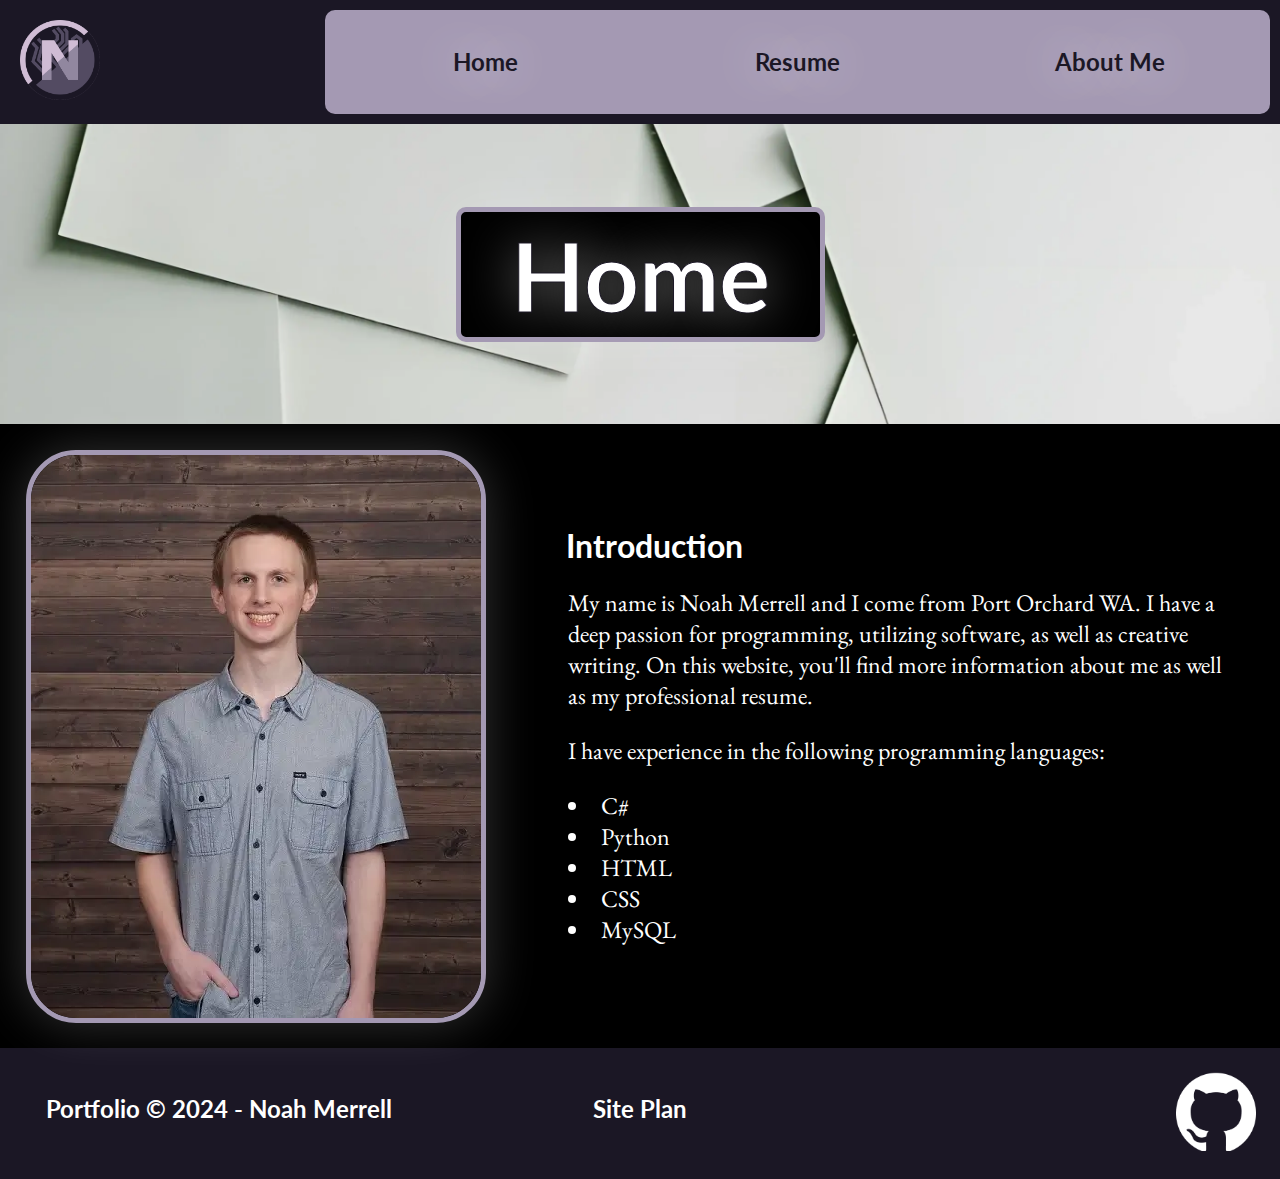
<file: index.html>
<!DOCTYPE html>
<html lang="en">
<head>
    <meta charset="UTF-8">
    <meta name="viewport" content="width=device-width, initial-scale=1.0">
    <title>Home | Noah Merrell</title>
    <link rel="stylesheet" type="text/css" href="styles/style.css">
    <link rel="shortcut icon" href="favicon.ico">
</head>
<body>
    <header>
        <a href="index.html">
            <img class="logo" src="images/portfolio_icon.png" alt="portfolio icon">
        </a>
        <nav>
            <a href="index.html">Home</a>
            <a href="resume.html">Resume</a>
            <a href="aboutme.html">About Me</a>
        </nav>
    </header>
    <main>
        <div class="home-parallax">
            <h1 class="page-title">Home</h1>
        </div>
        <div class="home-grid">
            <img src="images/noah-portrait.webp" alt="portrait of Noah">
            <div class="home-text">
                <h2>Introduction</h2>
                <p>My name is Noah Merrell and I come from Port Orchard WA. I have a deep passion for programming, utilizing software, as well as creative writing. On this website, you'll find more information about me as well as my professional resume.</p>
                <p>I have experience in the following programming languages:</p>
                <ul>
                    <li>C#</li>
                    <li>Python</li>
                    <li>HTML</li>
                    <li>CSS</li>
                    <li>MySQL</li>
                </ul>
            </div>
        </div>
    </main>
    <footer>
        <h4 class="copy">Portfolio &copy; 2024 - Noah Merrell</h4>
        <h4 class="site-plan-link"><a href="site-plan.html">Site Plan</a></h4>
        <div class="social">
            <a href="https://github.com/NoahWMerrell" target="_blank">
                <img src="images/github-mark/github-mark-white.png" alt="github icon">
            </a>
        </div>
    </footer>
</body>
</html>
</file>
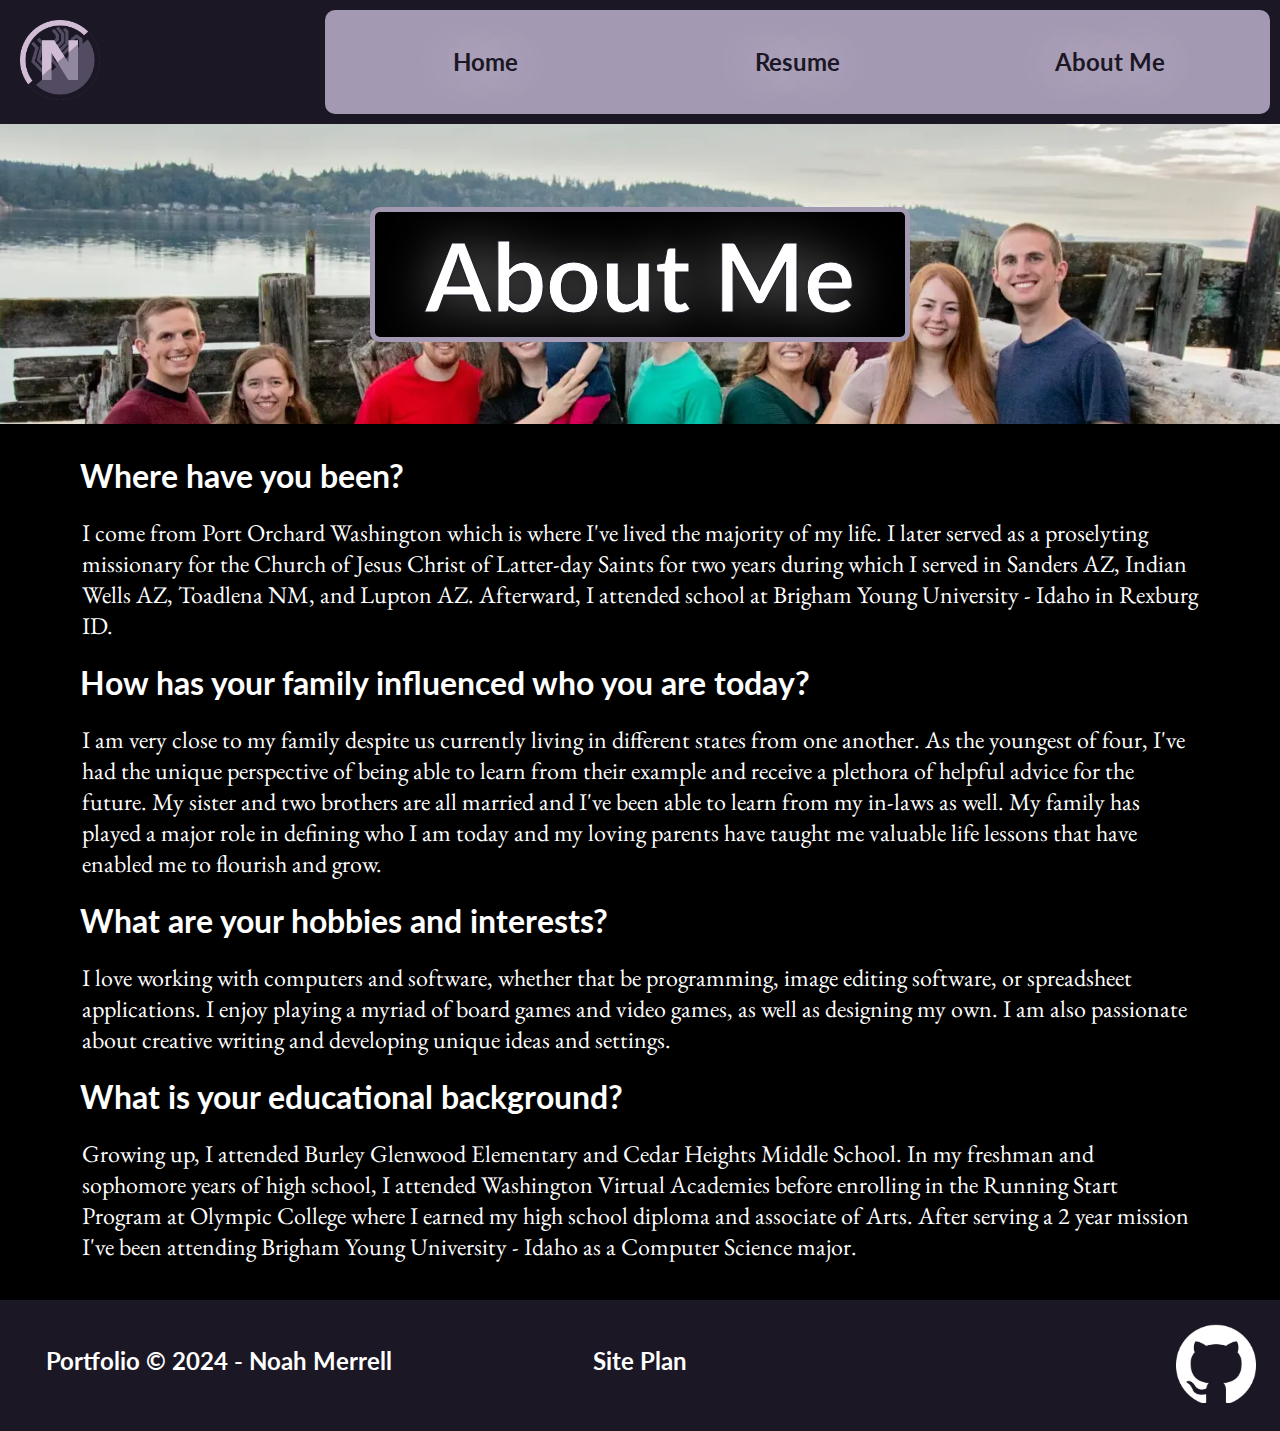
<file: aboutme.html>
<!DOCTYPE html>
<html lang="en">
<head>
    <meta charset="UTF-8">
    <meta name="viewport" content="width=device-width, initial-scale=1.0">
    <title>About Me | Noah Merrell</title>
    <link rel="stylesheet" type="text/css" href="styles/style.css">
    <link rel="shortcut icon" href="favicon.ico">
</head>
<body>
    <header>
        <a href="index.html">
            <img class="logo" src="images/portfolio_icon.png" alt="portfolio icon">
        </a>
        <nav>
            <a href="index.html">Home</a>
            <a href="resume.html">Resume</a>
            <a href="aboutme.html">About Me</a>
        </nav>
    </header>
    <main>
        <div class="aboutme-parallax">
            <h1 class="page-title">About Me</h1>
        </div>
        <div class="aboutme-content">
            <h2>Where have you been?</h2>
            <p>I come from Port Orchard Washington which is where I've lived the majority of my life. I later served as a proselyting missionary for the Church of Jesus Christ of Latter-day Saints for two years during which I served in Sanders AZ, Indian Wells AZ, Toadlena NM, and Lupton AZ. Afterward, I attended school at Brigham Young University - Idaho in Rexburg ID.</p>
            <h2>How has your family influenced who you are today?</h2>
            <p>I am very close to my family despite us currently living in different states from one another. As the youngest of four, I've had the unique perspective of being able to learn from their example and receive a plethora of helpful advice for the future. My sister and two brothers are all married and I've been able to learn from my in-laws as well. My family has played a major role in defining who I am today and my loving parents have taught me valuable life lessons that have enabled me to flourish and grow.</p>
            <h2>What are your hobbies and interests?</h2>
            <p>I love working with computers and software, whether that be programming, image editing software, or spreadsheet applications. I enjoy playing a myriad of board games and video games, as well as designing my own. I am also passionate about creative writing and developing unique ideas and settings.</p>
            <h2>What is your educational background?</h2>
            <p>Growing up, I attended Burley Glenwood Elementary and Cedar Heights Middle School. In my freshman and sophomore years of high school, I attended Washington Virtual Academies before enrolling in the Running Start Program at Olympic College where I earned my high school diploma and associate of Arts. After serving a 2 year mission I've been attending Brigham Young University - Idaho as a Computer Science major.</p>
        </div>
    </main>
    <footer>
        <h4 class="copy">Portfolio &copy; 2024 - Noah Merrell</h4>
        <h4 class="site-plan-link"><a href="site-plan.html">Site Plan</a></h4>
        <div class="social">
            <a href="https://github.com/NoahWMerrell" target="_blank">
                <img src="images/github-mark/github-mark-white.png" alt="github icon">
            </a>
        </div>
    </footer>
</body>
</html>
</file>
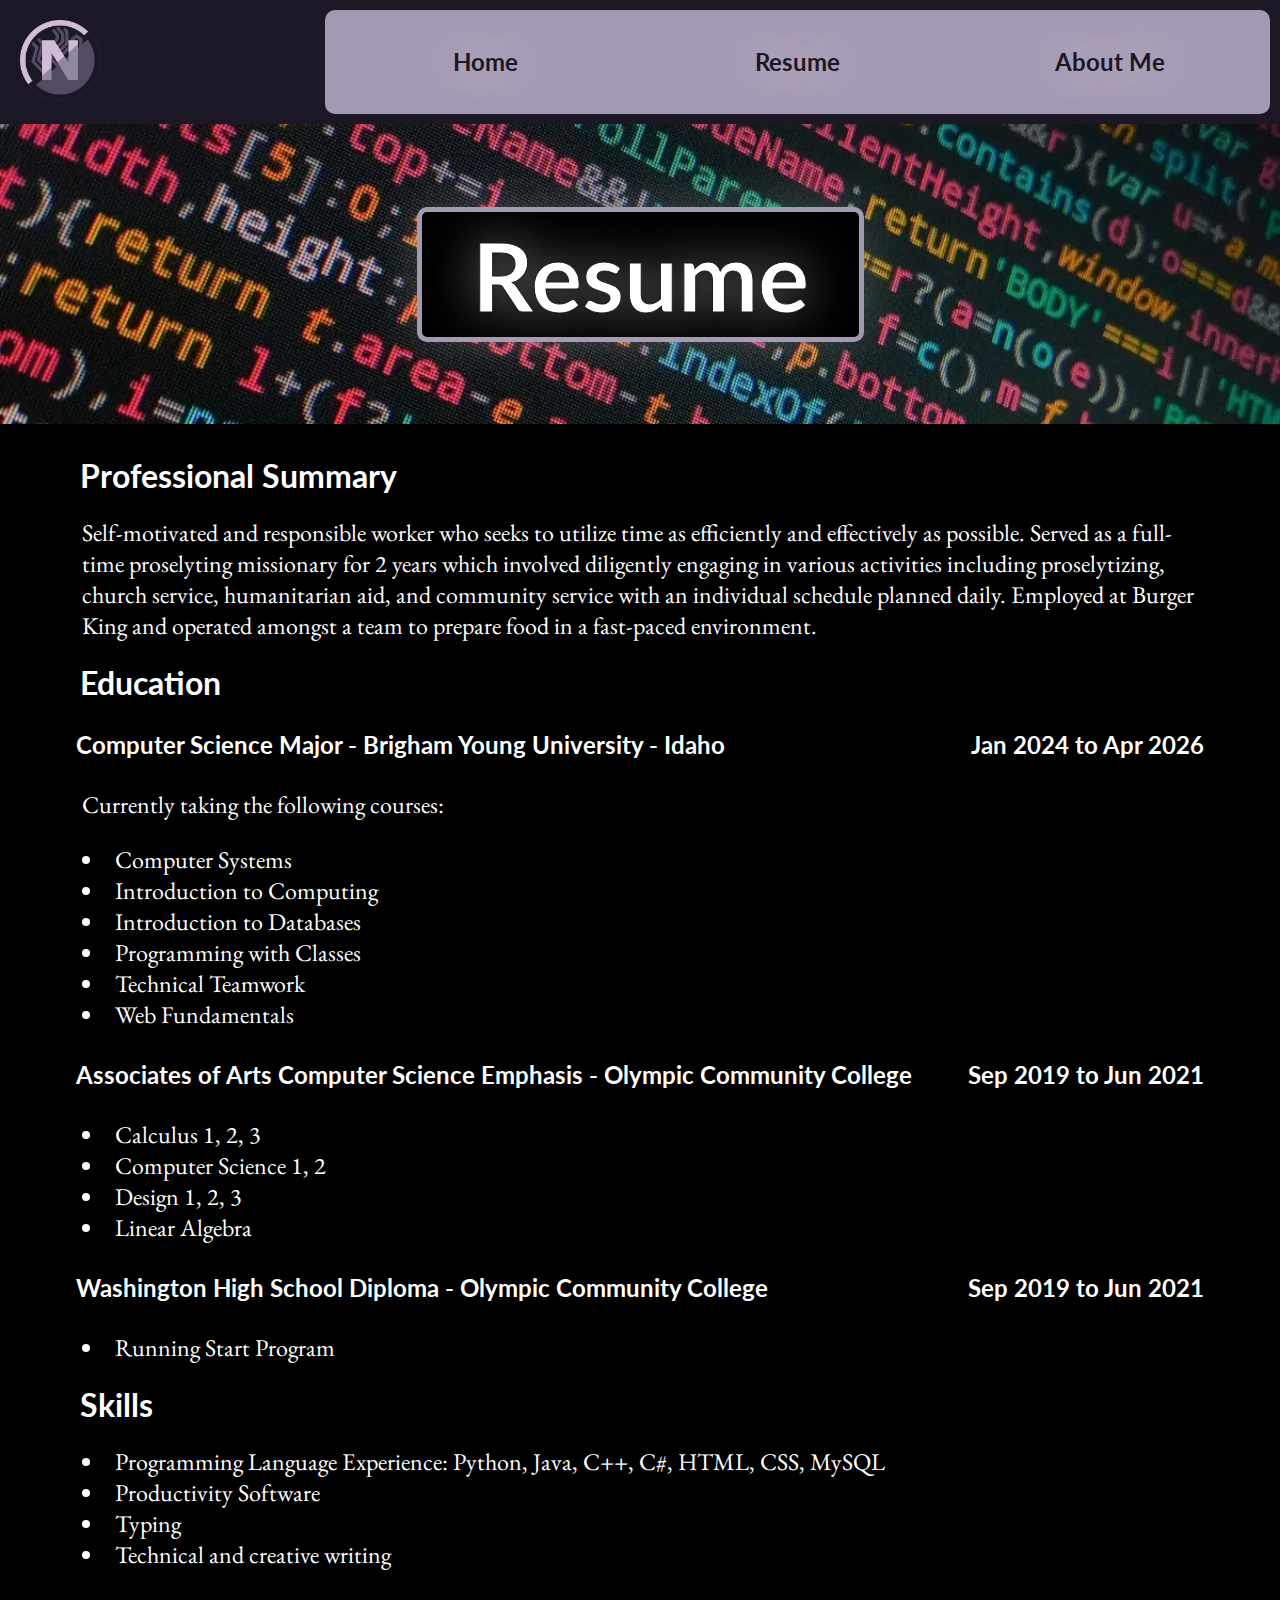
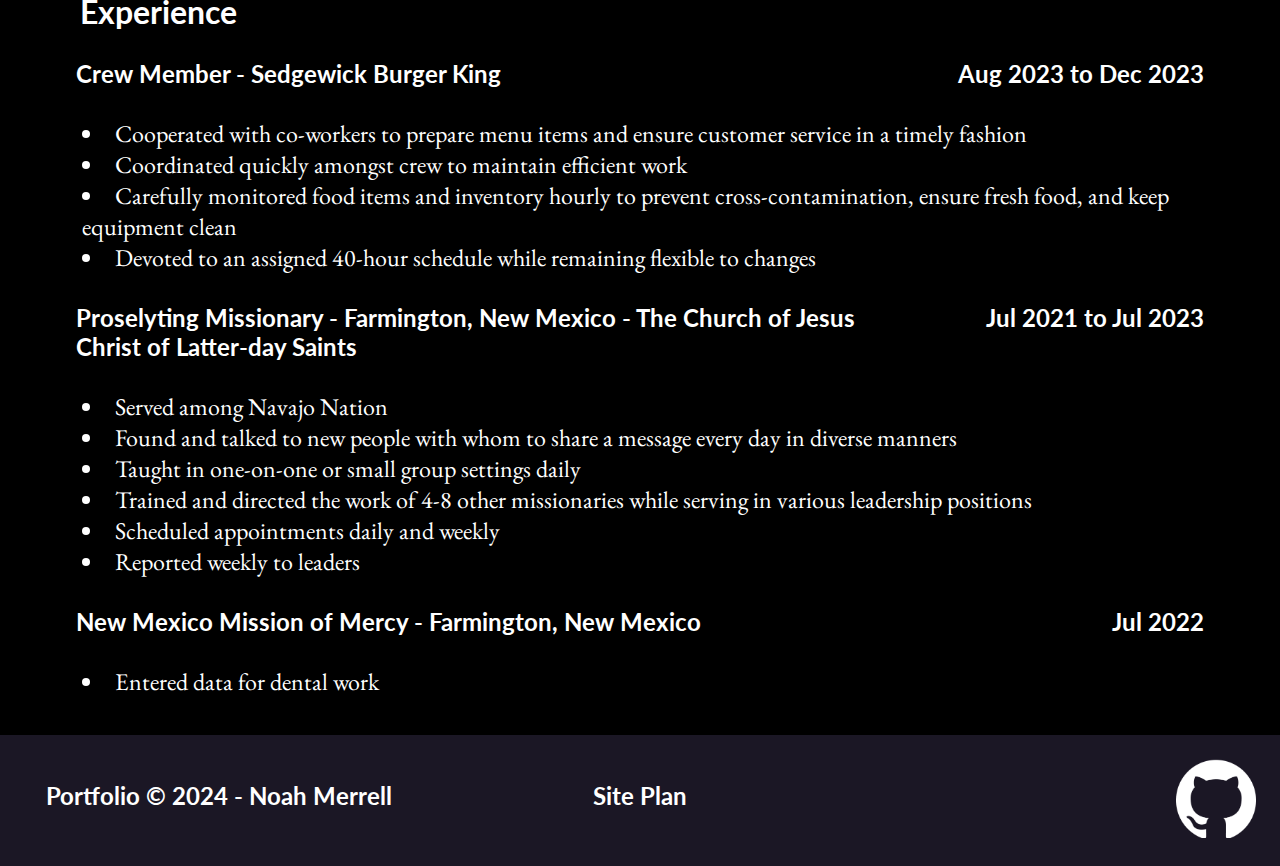
<file: resume.html>
<!DOCTYPE html>
<html lang="en">
<head>
    <meta charset="UTF-8">
    <meta name="viewport" content="width=device-width, initial-scale=1.0">
    <title>Resume | Noah Merrell</title>
    <link rel="stylesheet" type="text/css" href="styles/style.css">
    <link rel="shortcut icon" href="favicon.ico">
</head>
<body>
    <header>
        <a href="index.html">
            <img class="logo" src="images/portfolio_icon.png" alt="portfolio icon">
        </a>
        <nav>
            <a href="index.html">Home</a>
            <a href="resume.html">Resume</a>
            <a href="aboutme.html">About Me</a>
        </nav>
    </header>
    <main>
        <div class="resume-parallax">
            <h1 class="page-title">Resume</h1>
        </div>
        <div class="resume-content">
            <h2>Professional Summary</h2>
            <p>Self-motivated and responsible worker who seeks to utilize time as efficiently and effectively as possible. Served as a full-time proselyting missionary for 2 years which involved diligently engaging in various activities including proselytizing, church service, humanitarian aid, and community service with an individual schedule planned daily. Employed at Burger King and operated amongst a team to prepare food in a fast-paced environment.</p>
            <h2>Education</h2>
            <div class="name-date">
                <h3>Computer Science Major - Brigham Young University - Idaho</h3>
                <h4 class="resume-date">Jan 2024 to Apr 2026</h4>
            </div>
            <p>Currently taking the following courses:</p>
            <ul>
                <li>Computer Systems</li>
                <li>Introduction to Computing</li>
                <li>Introduction to Databases</li>
                <li>Programming with Classes</li>
                <li>Technical Teamwork</li>
                <li>Web Fundamentals</li>
            </ul>
            <div class="name-date">
                <h3>Associates of Arts Computer Science Emphasis - Olympic Community College</h3>
                <h4 class="resume-date">Sep 2019 to Jun 2021</h4>
            </div>
            <ul>
                <li>Calculus 1, 2, 3</li>
                <li>Computer Science 1, 2</li>
                <li>Design 1, 2, 3</li>
                <li>Linear Algebra</li>
            </ul>
            <div class="name-date">
                <h3>Washington High School Diploma - Olympic Community College</h3>
                <h4 class="resume-date">Sep 2019 to Jun 2021</h4>
            </div>
            <ul>
                <li>Running Start Program</li>
            </ul>
            <h2>Skills</h2>
            <ul>
                <li>Programming Language Experience: Python, Java, C++, C#, HTML, CSS, MySQL</li>
                <li>Productivity Software</li>
                <li>Typing</li>
                <li>Technical and creative writing</li>
            </ul>
            <h2>Experience</h2>
            <div class="name-date">
                <h3>Crew Member - Sedgewick Burger King</h3>
                <h4 class="resume-date">Aug 2023 to Dec 2023</h4>
            </div>
            <ul>
                <li>Cooperated with co-workers to prepare menu items and ensure customer service in a timely fashion</li>
                <li>Coordinated quickly amongst crew to maintain efficient work</li>
                <li>Carefully monitored food items and inventory hourly to prevent cross-contamination, ensure fresh food, and keep equipment clean</li>
                <li>Devoted to an assigned 40-hour schedule while remaining flexible to changes</li>
            </ul>
            <div class="name-date">
                <h3>Proselyting Missionary - Farmington, New Mexico - The Church of Jesus Christ of Latter-day Saints</h3>
                <h4 class="resume-date">Jul 2021 to Jul 2023</h4>
            </div>
            <ul>
                <li>Served among Navajo Nation</li>
                <li>Found and talked to new people with whom to share a message every day in diverse manners</li>
                <li>Taught in one-on-one or small group settings daily</li>
                <li>Trained and directed the work of 4-8 other missionaries while serving in various leadership positions</li>
                <li>Scheduled appointments daily and weekly</li>
                <li>Reported weekly to leaders</li>
            </ul>
            <div class="name-date">
                <h3>New Mexico Mission of Mercy - Farmington, New Mexico</h3>
                <h4 class="resume-date">Jul 2022</h4>
            </div>
            <ul>
                <li>Entered data for dental work</li>
            </ul>
        </div>
    </main>
    <footer>
        <h4 class="copy">Portfolio &copy; 2024 - Noah Merrell</h4>
        <h4 class="site-plan-link"><a href="site-plan.html">Site Plan</a></h4>
        <div class="social">
            <a href="https://github.com/NoahWMerrell" target="_blank">
                <img src="images/github-mark/github-mark-white.png" alt="github icon">
            </a>
        </div>
    </footer>
</body>
</html>
</file>
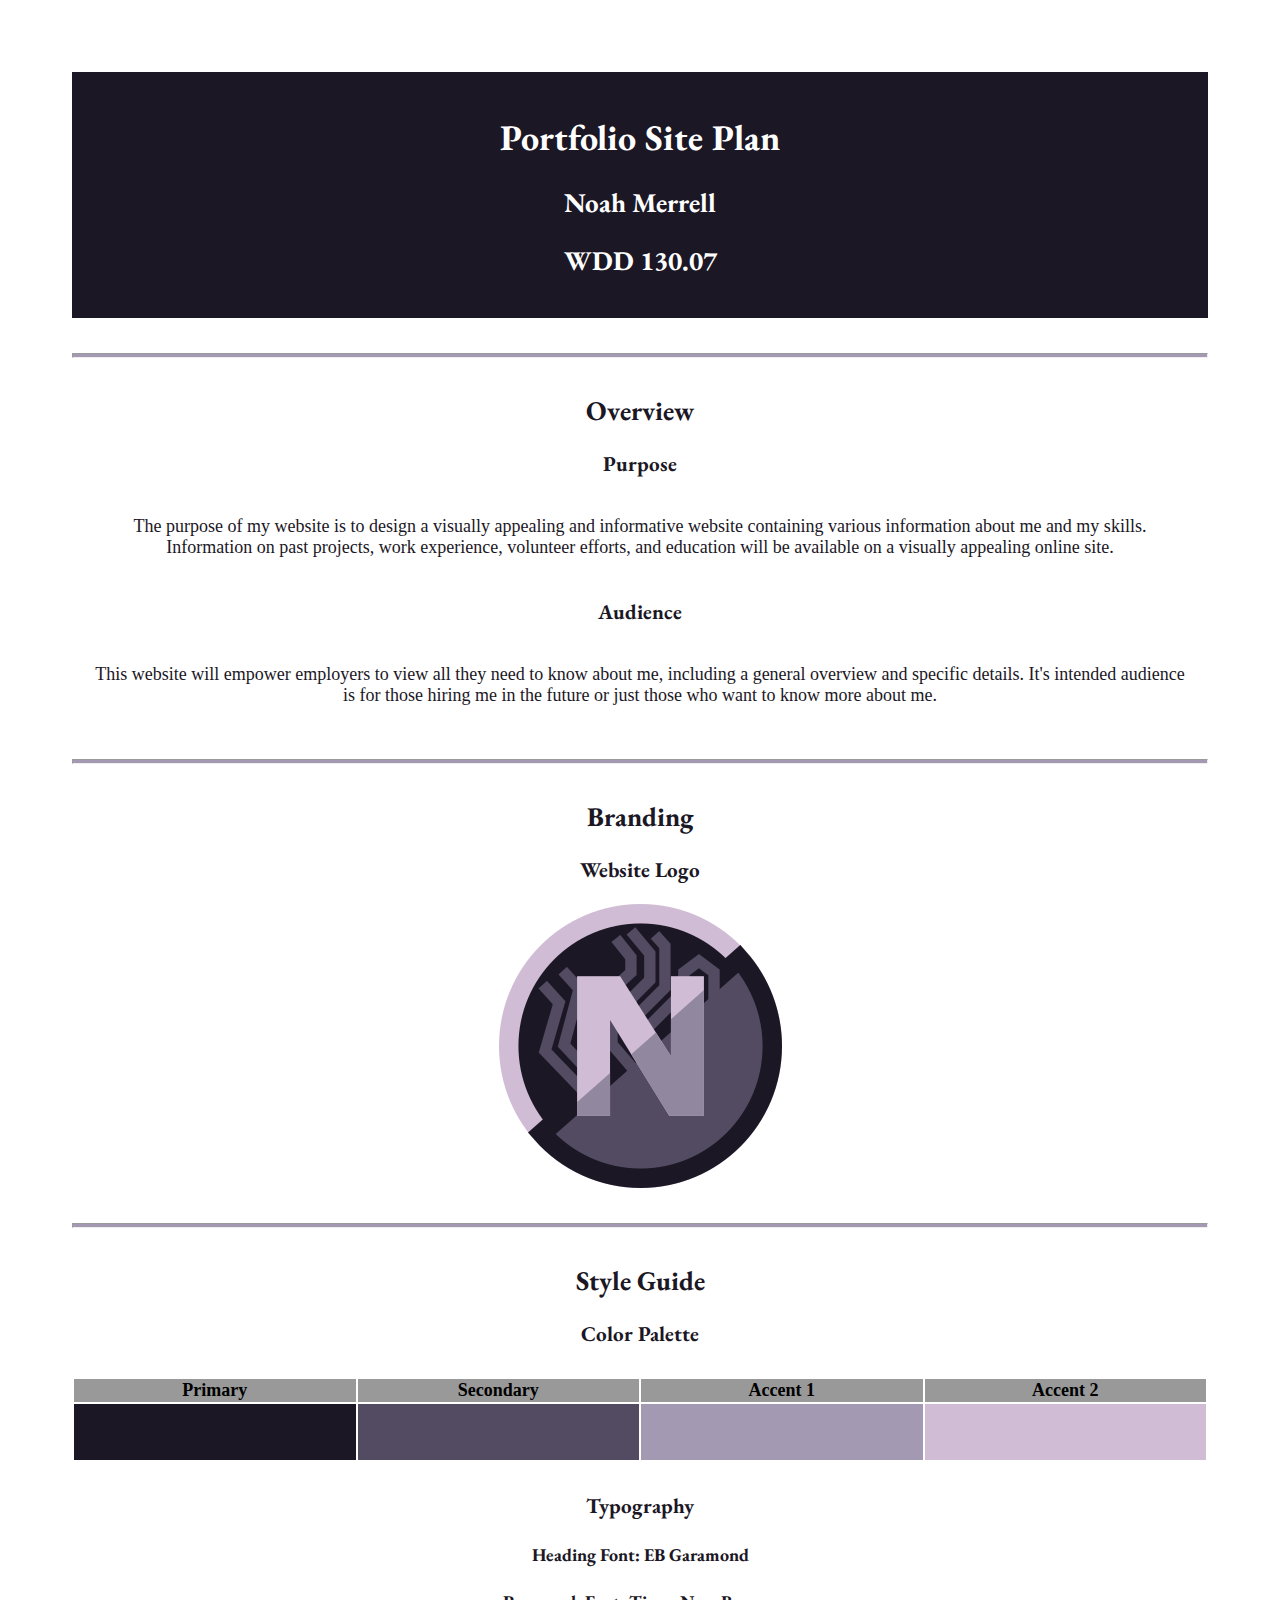
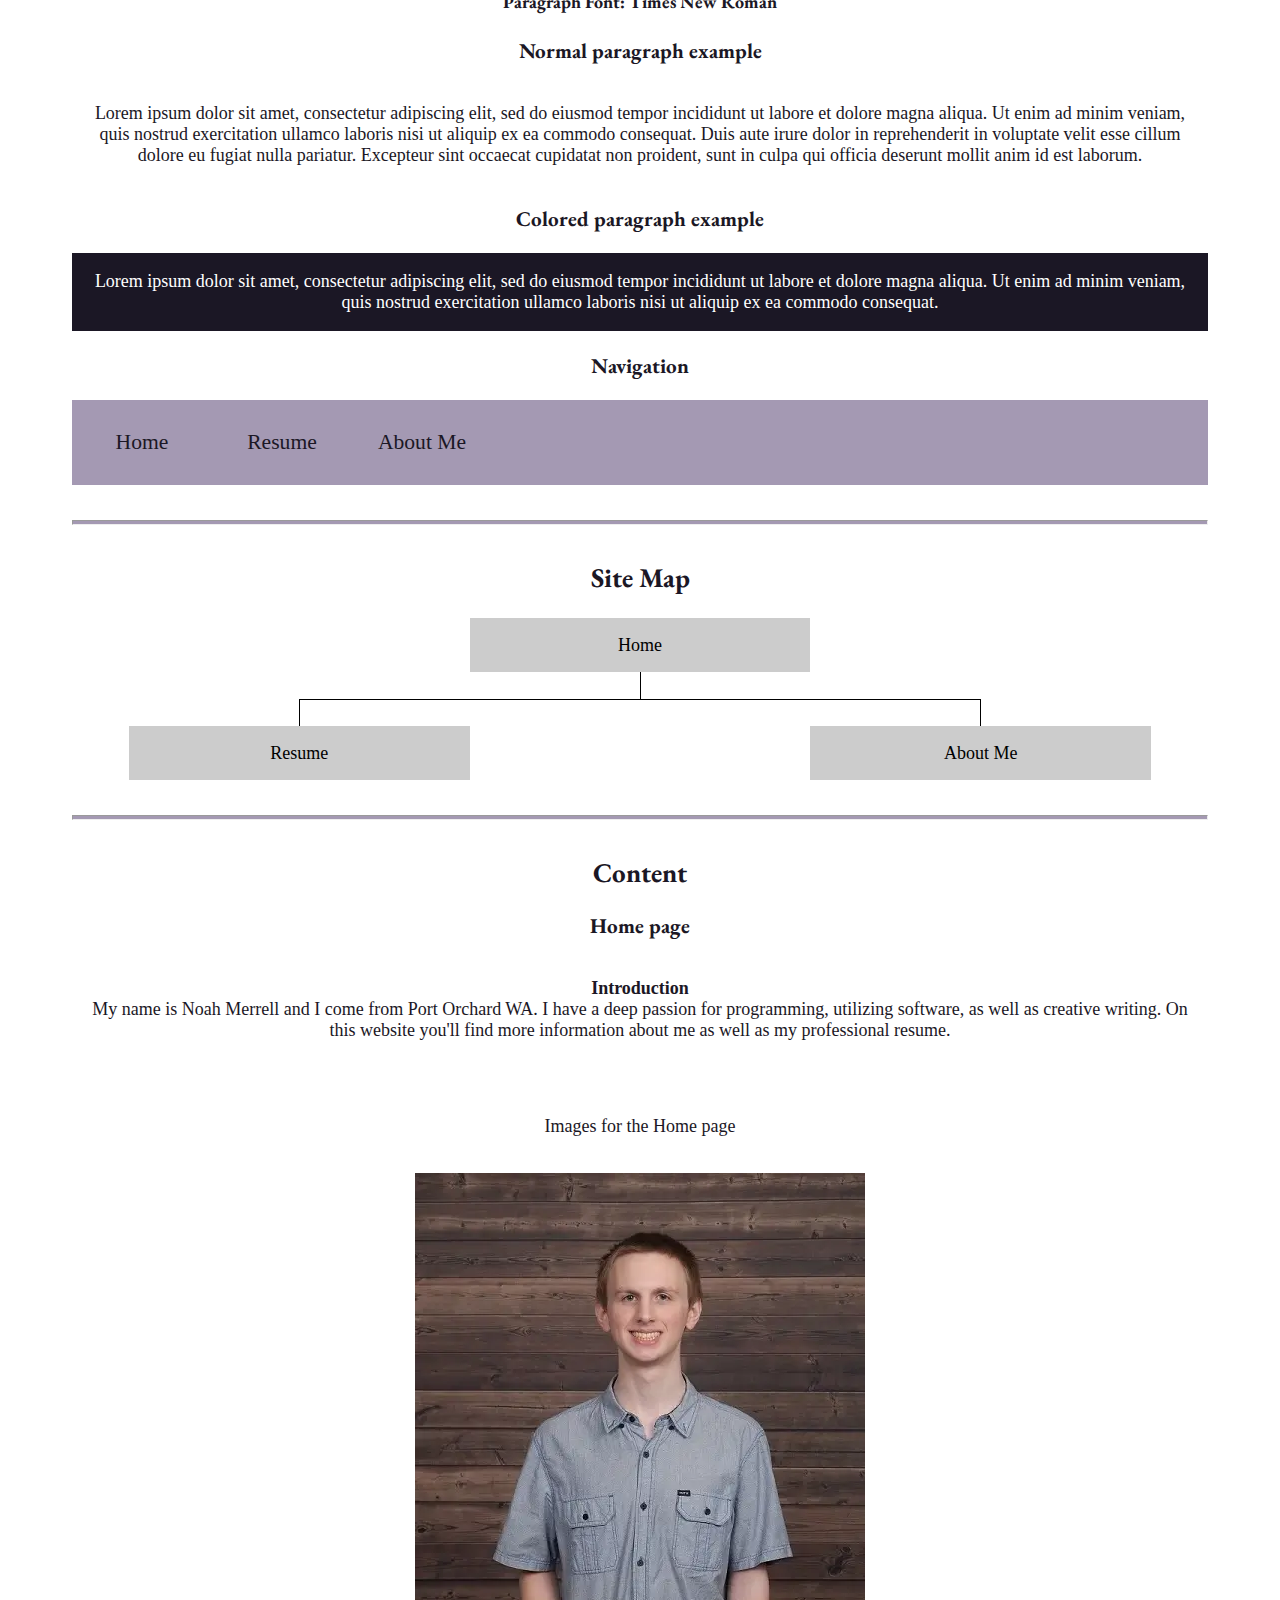
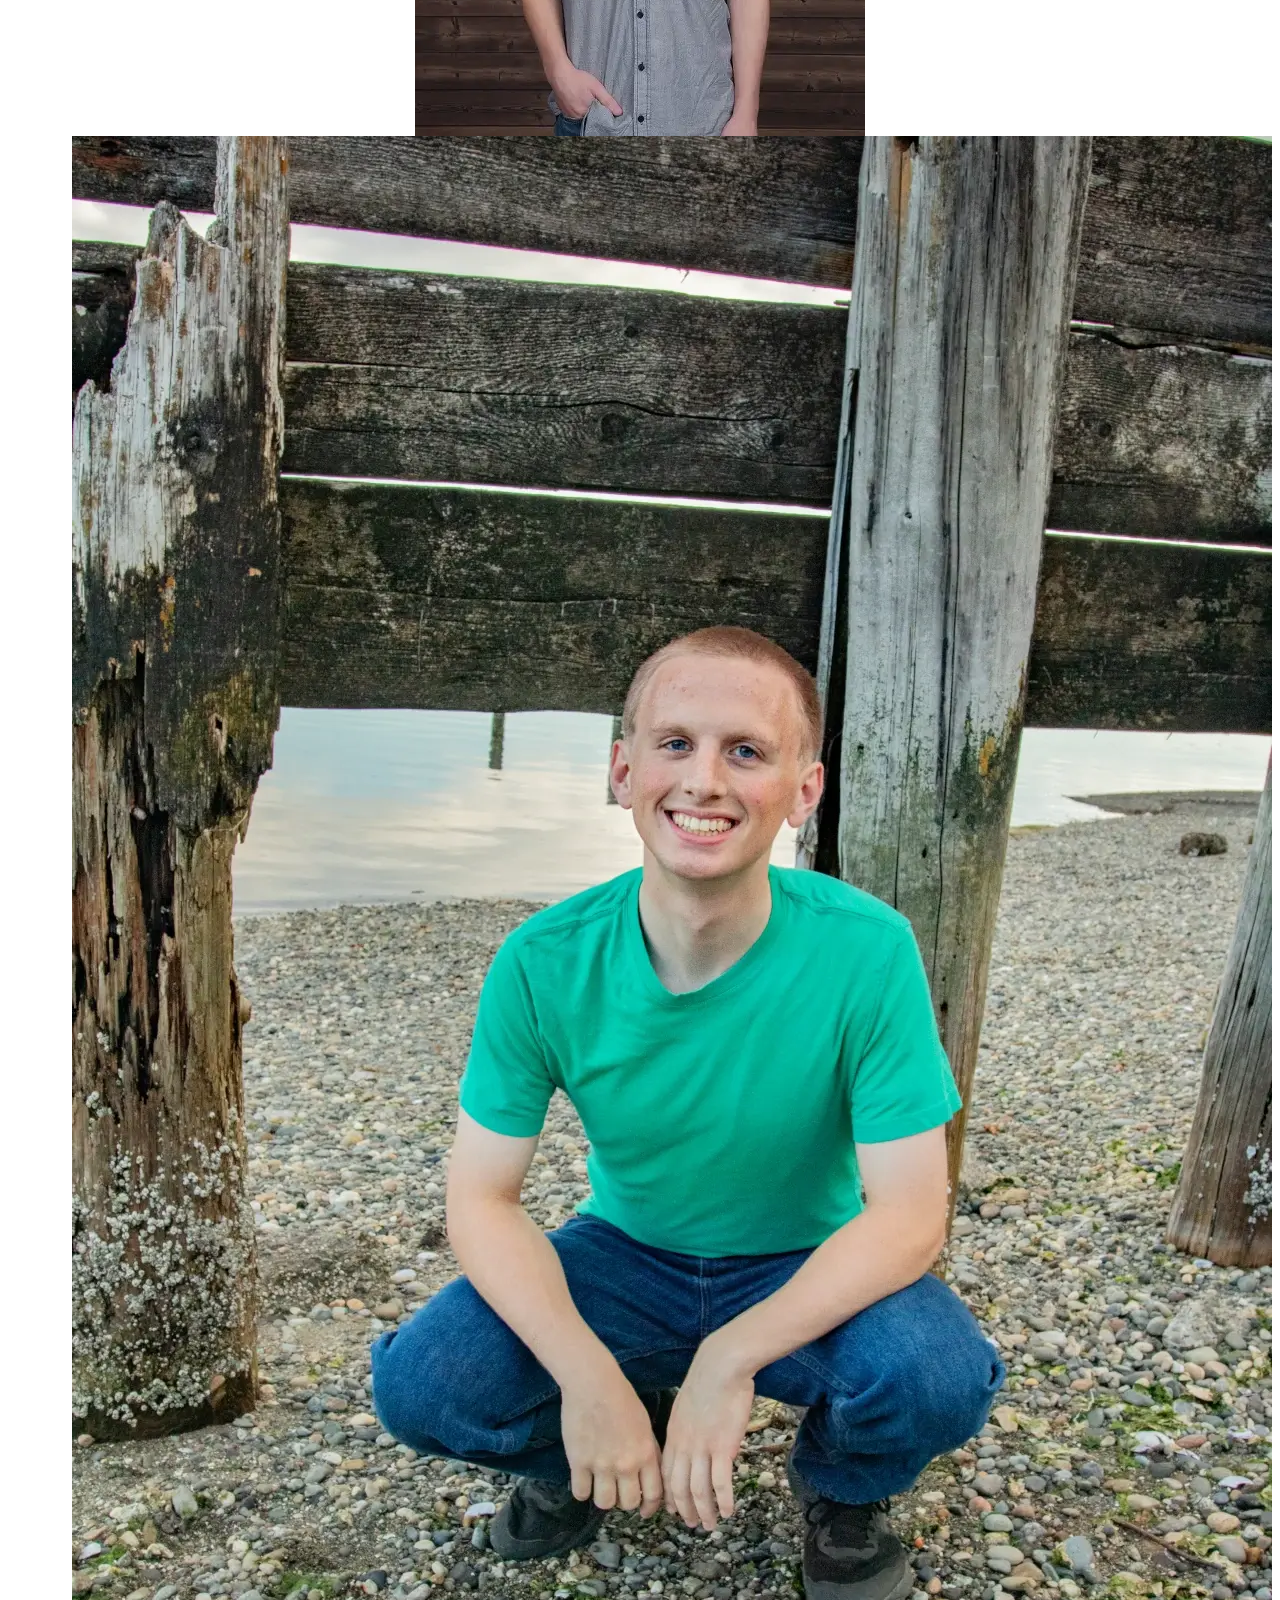
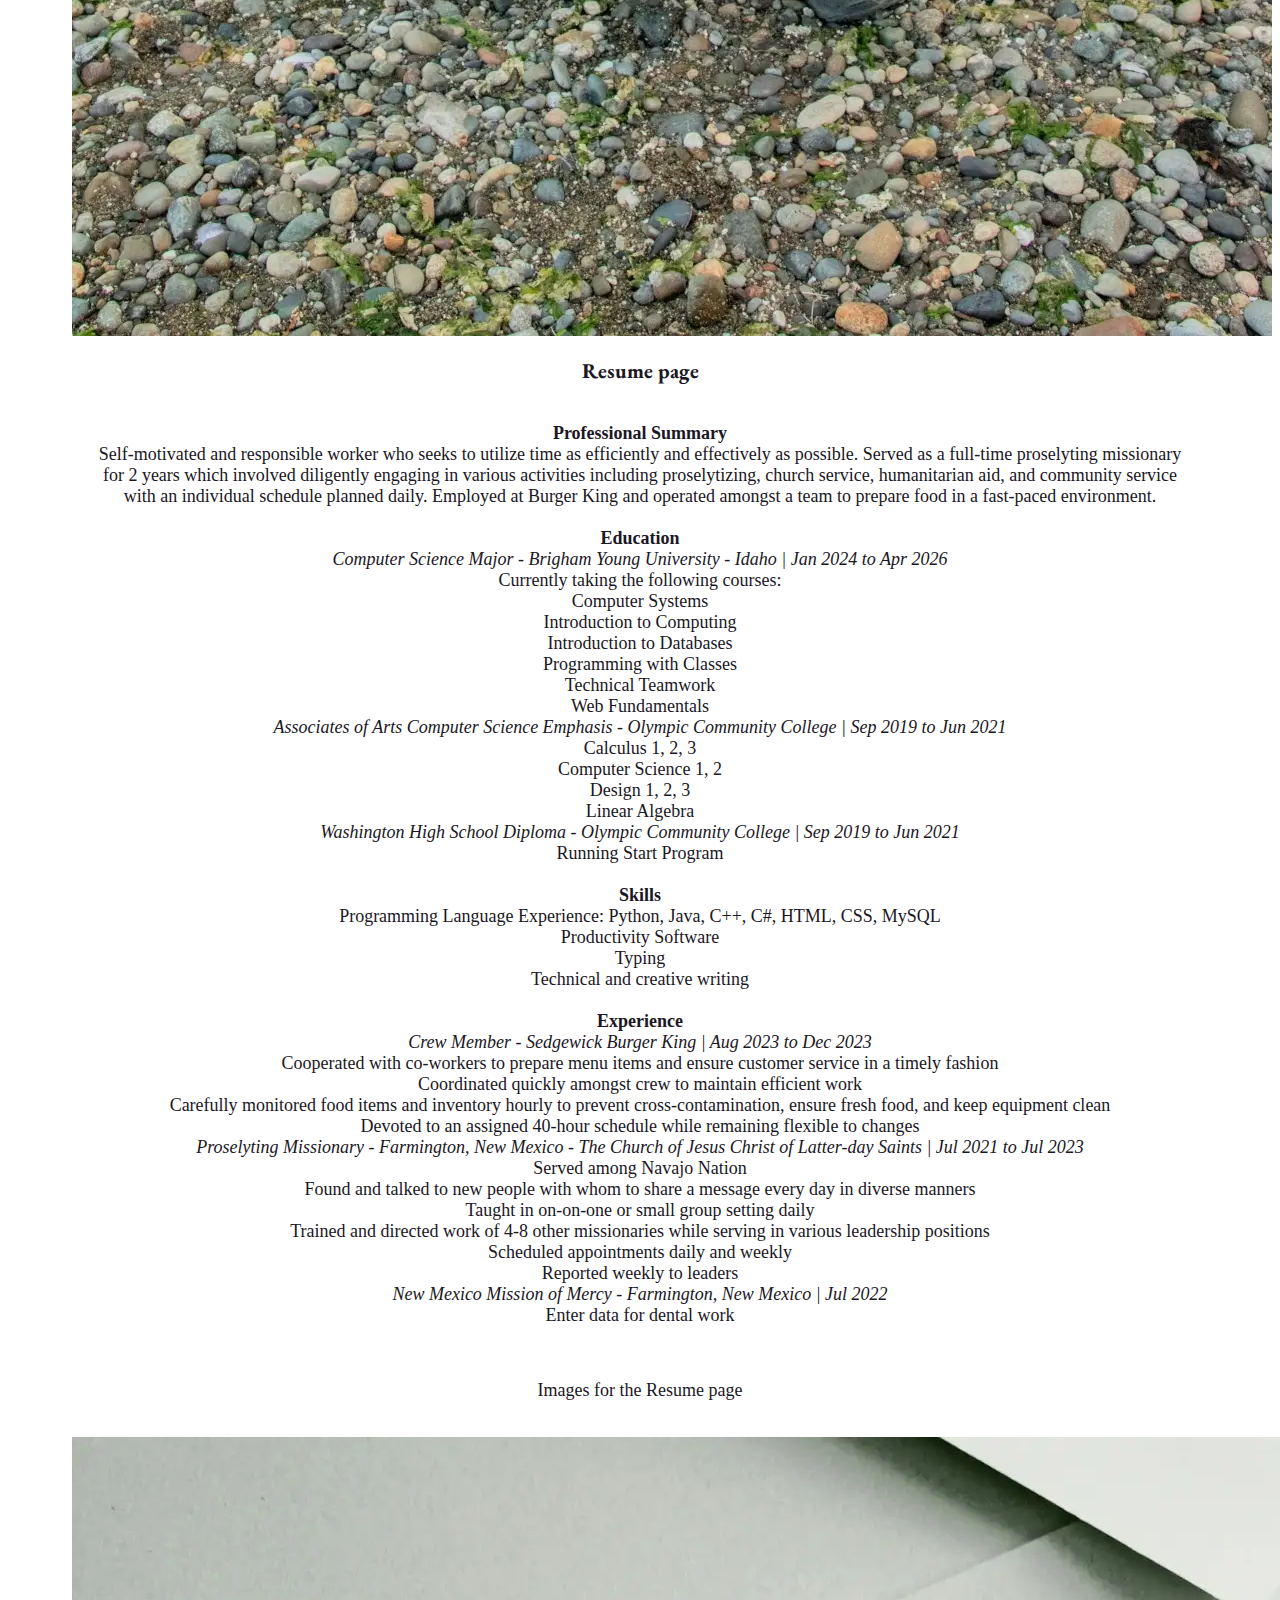
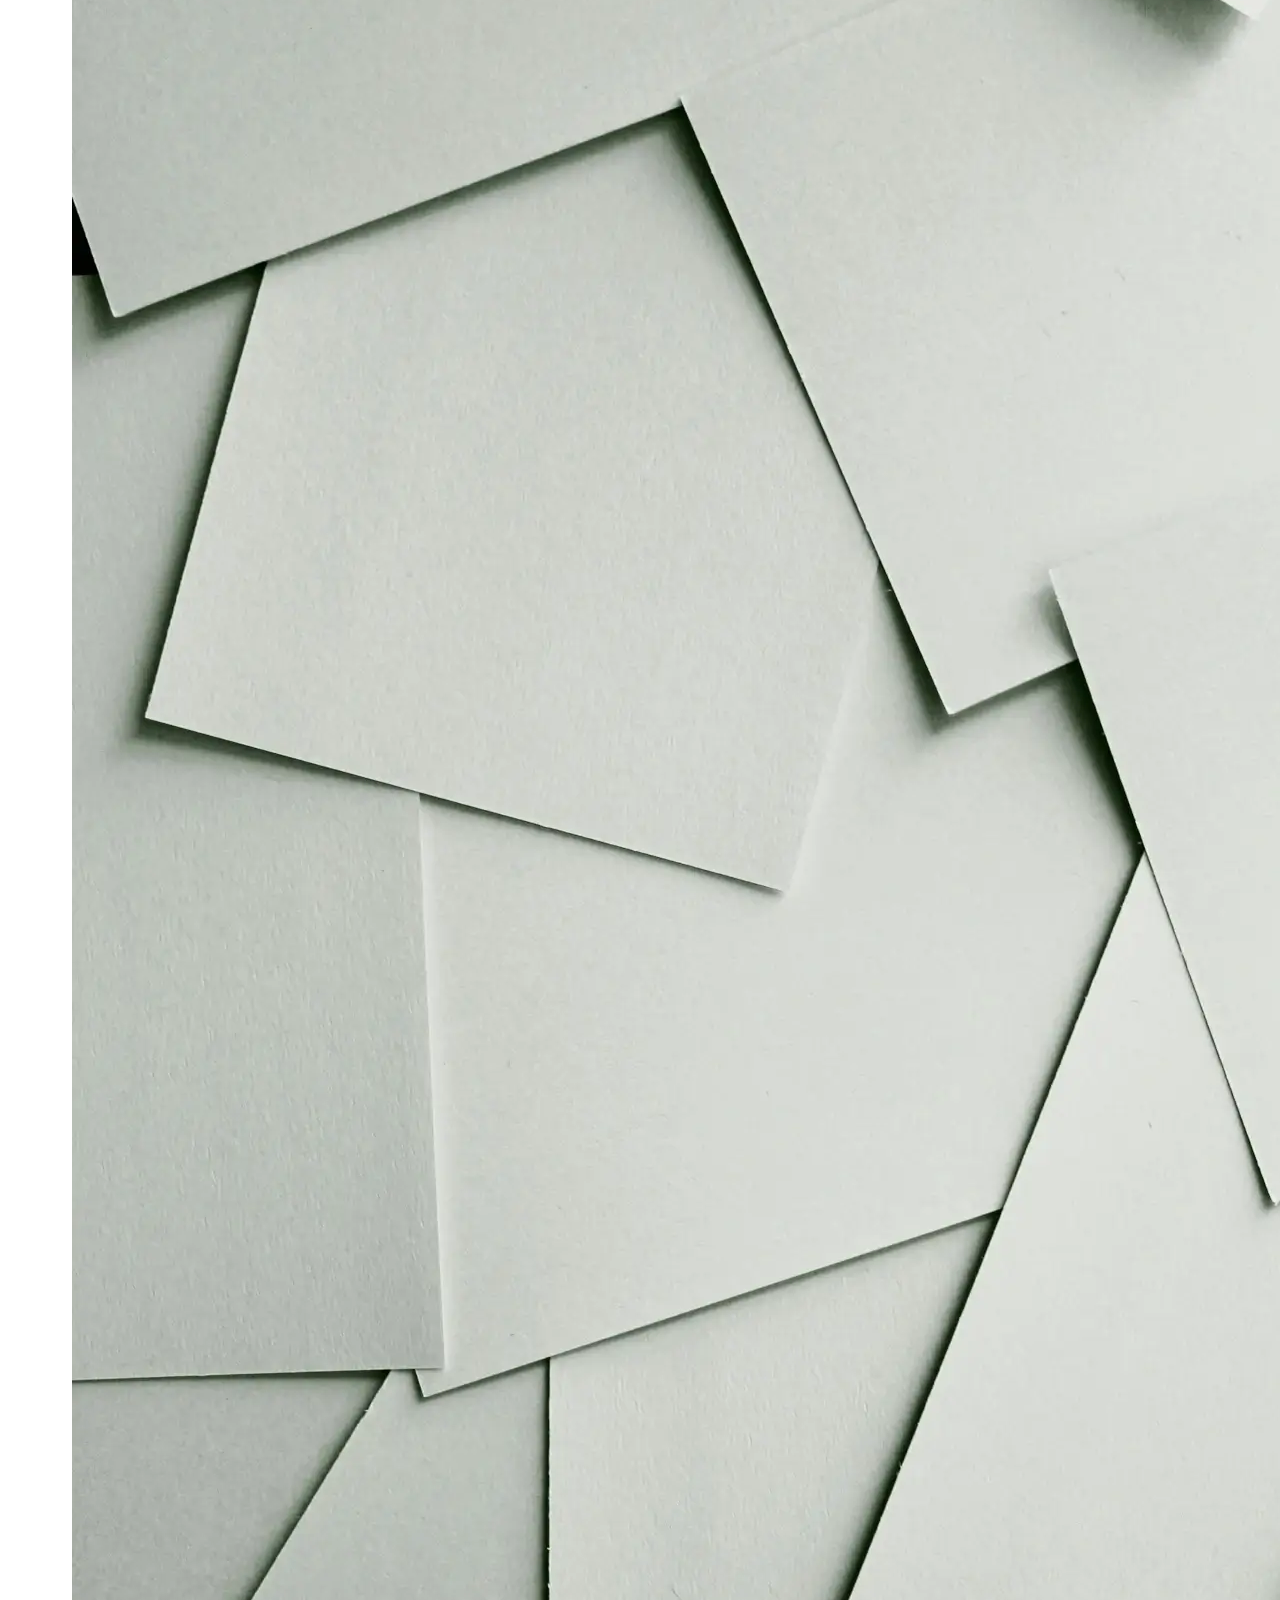
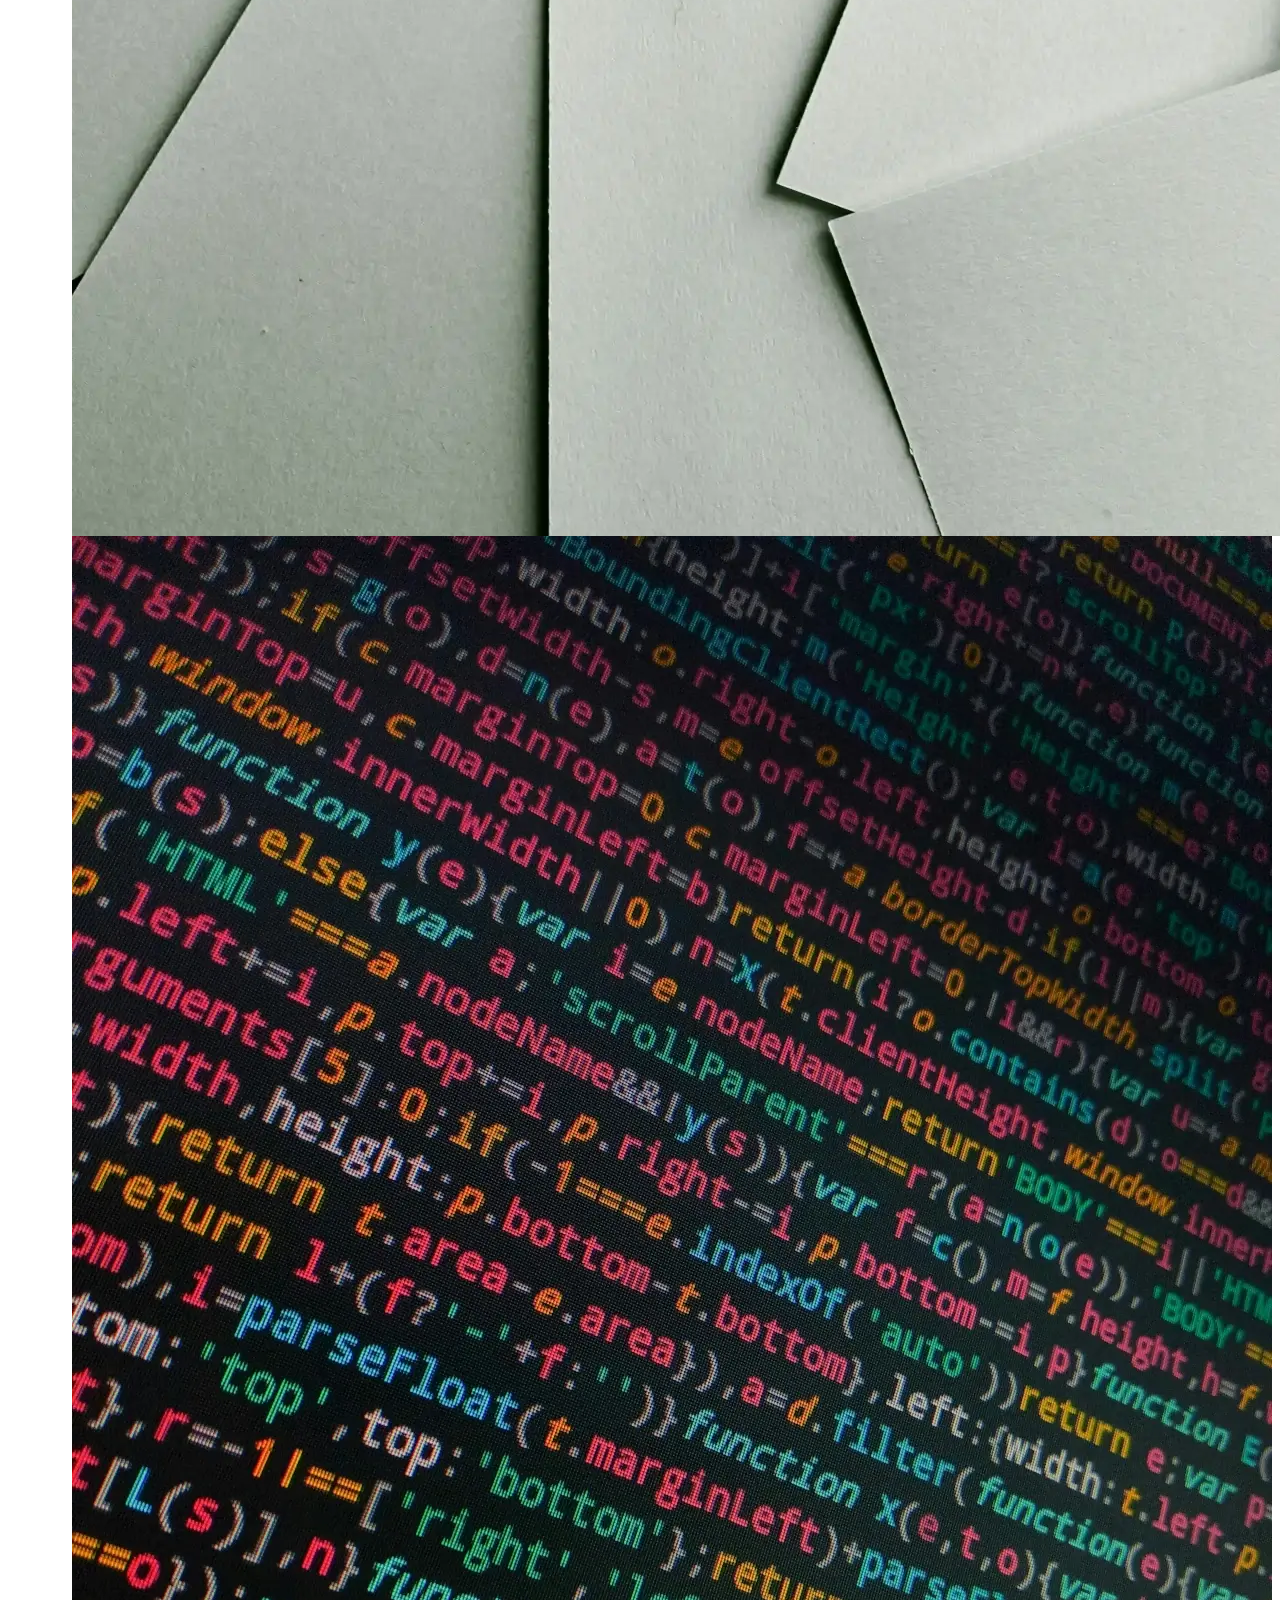
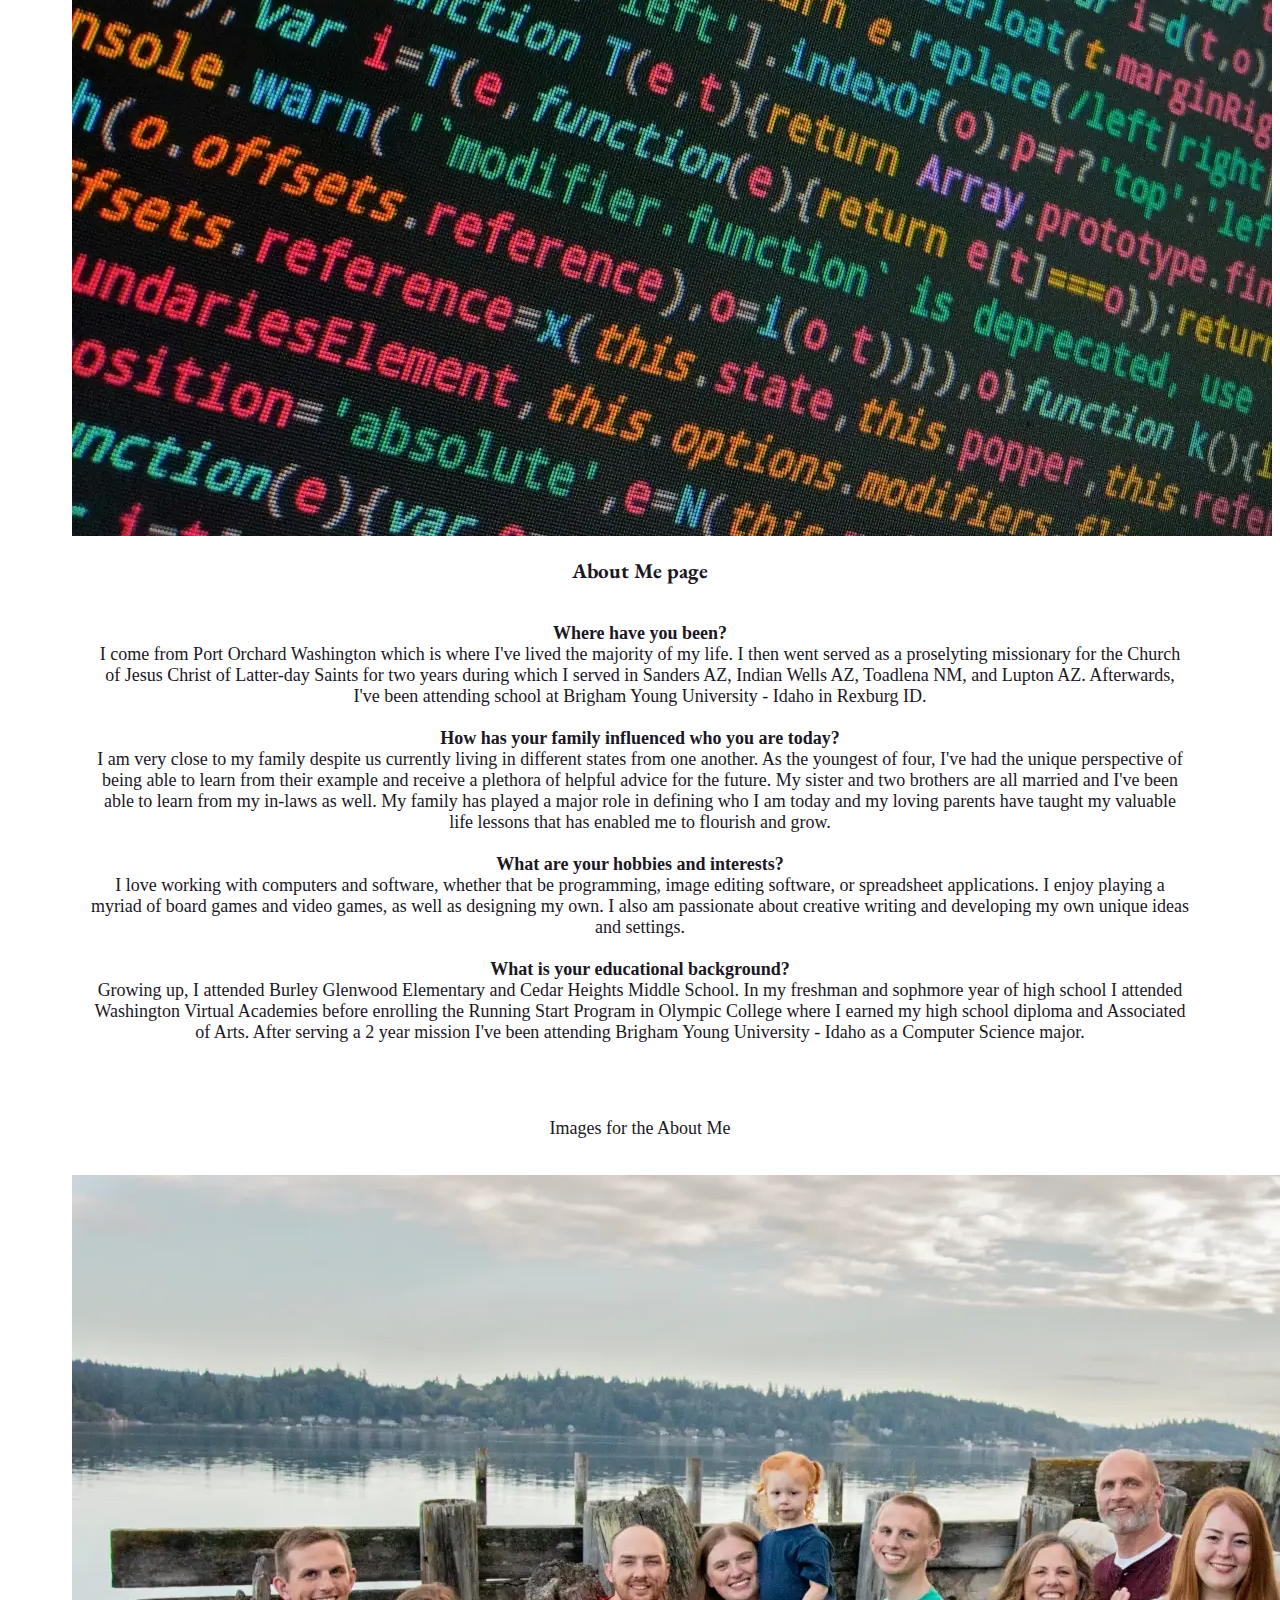
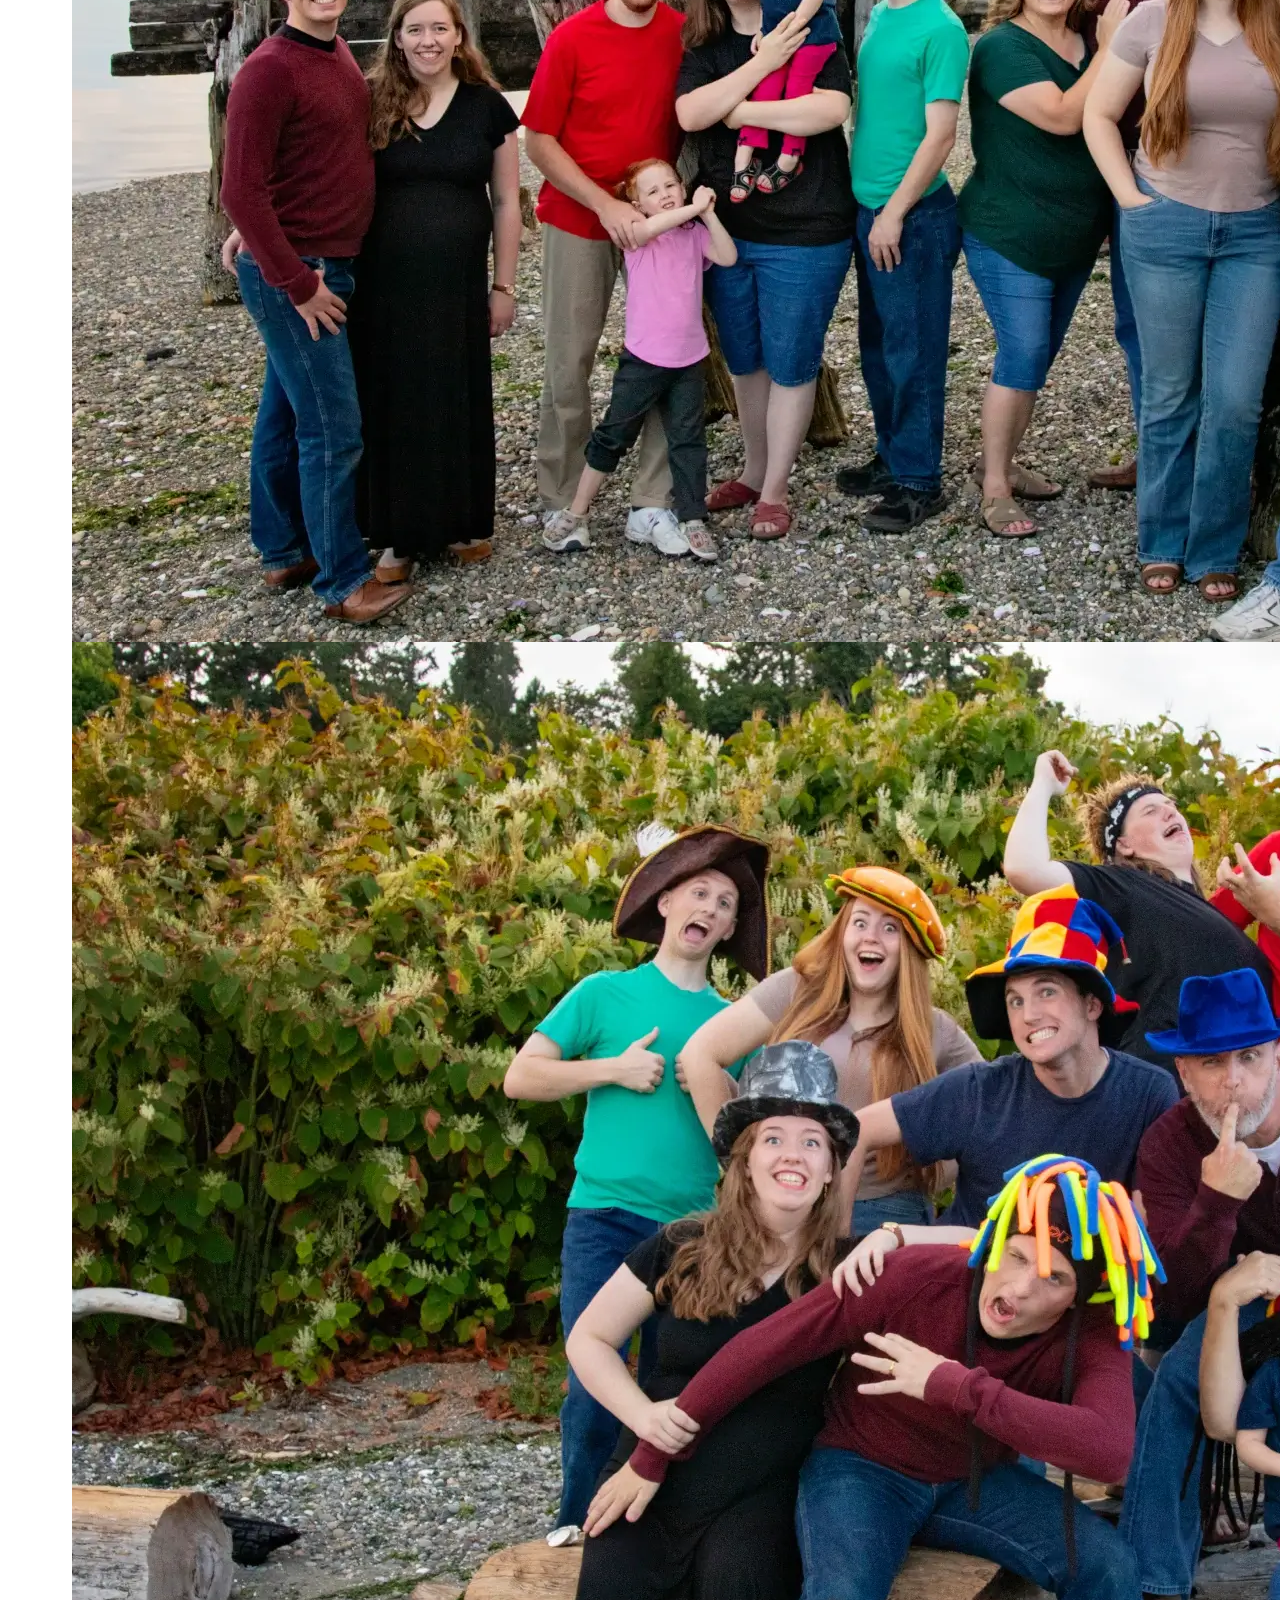
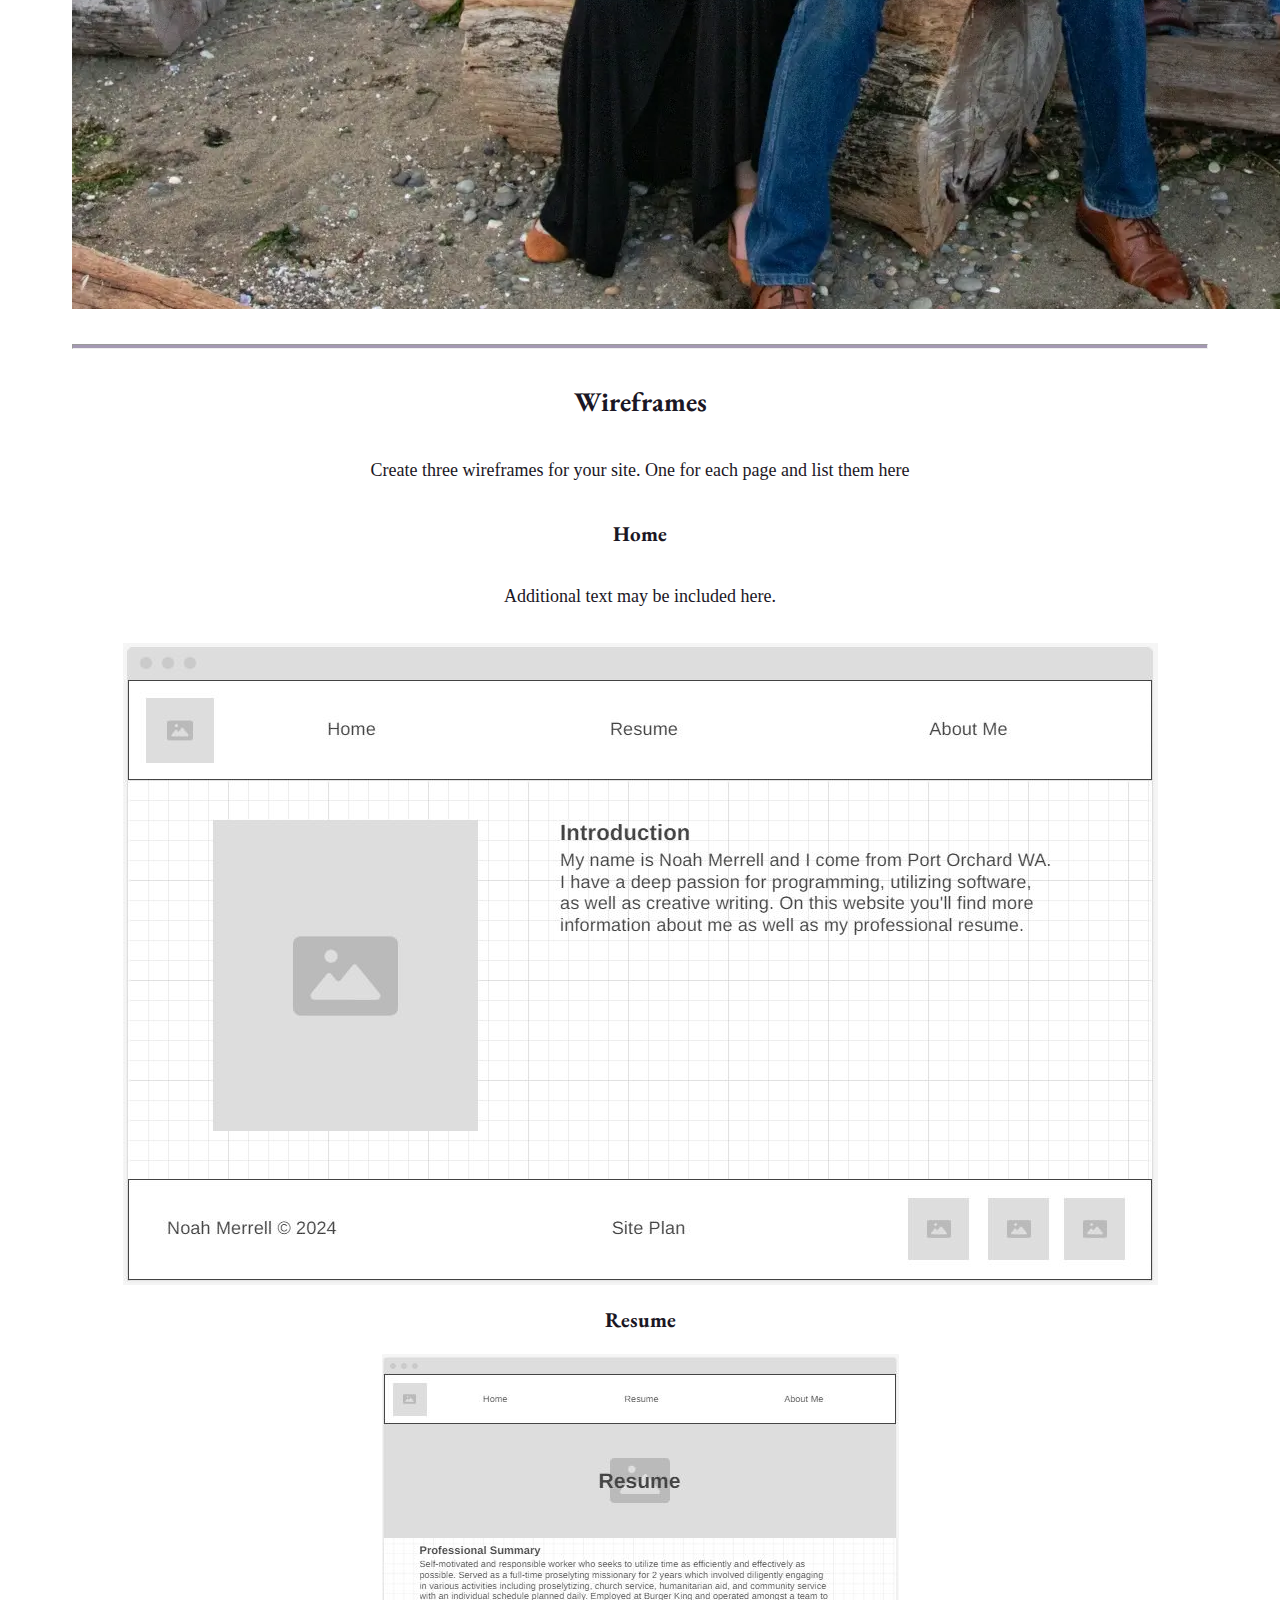
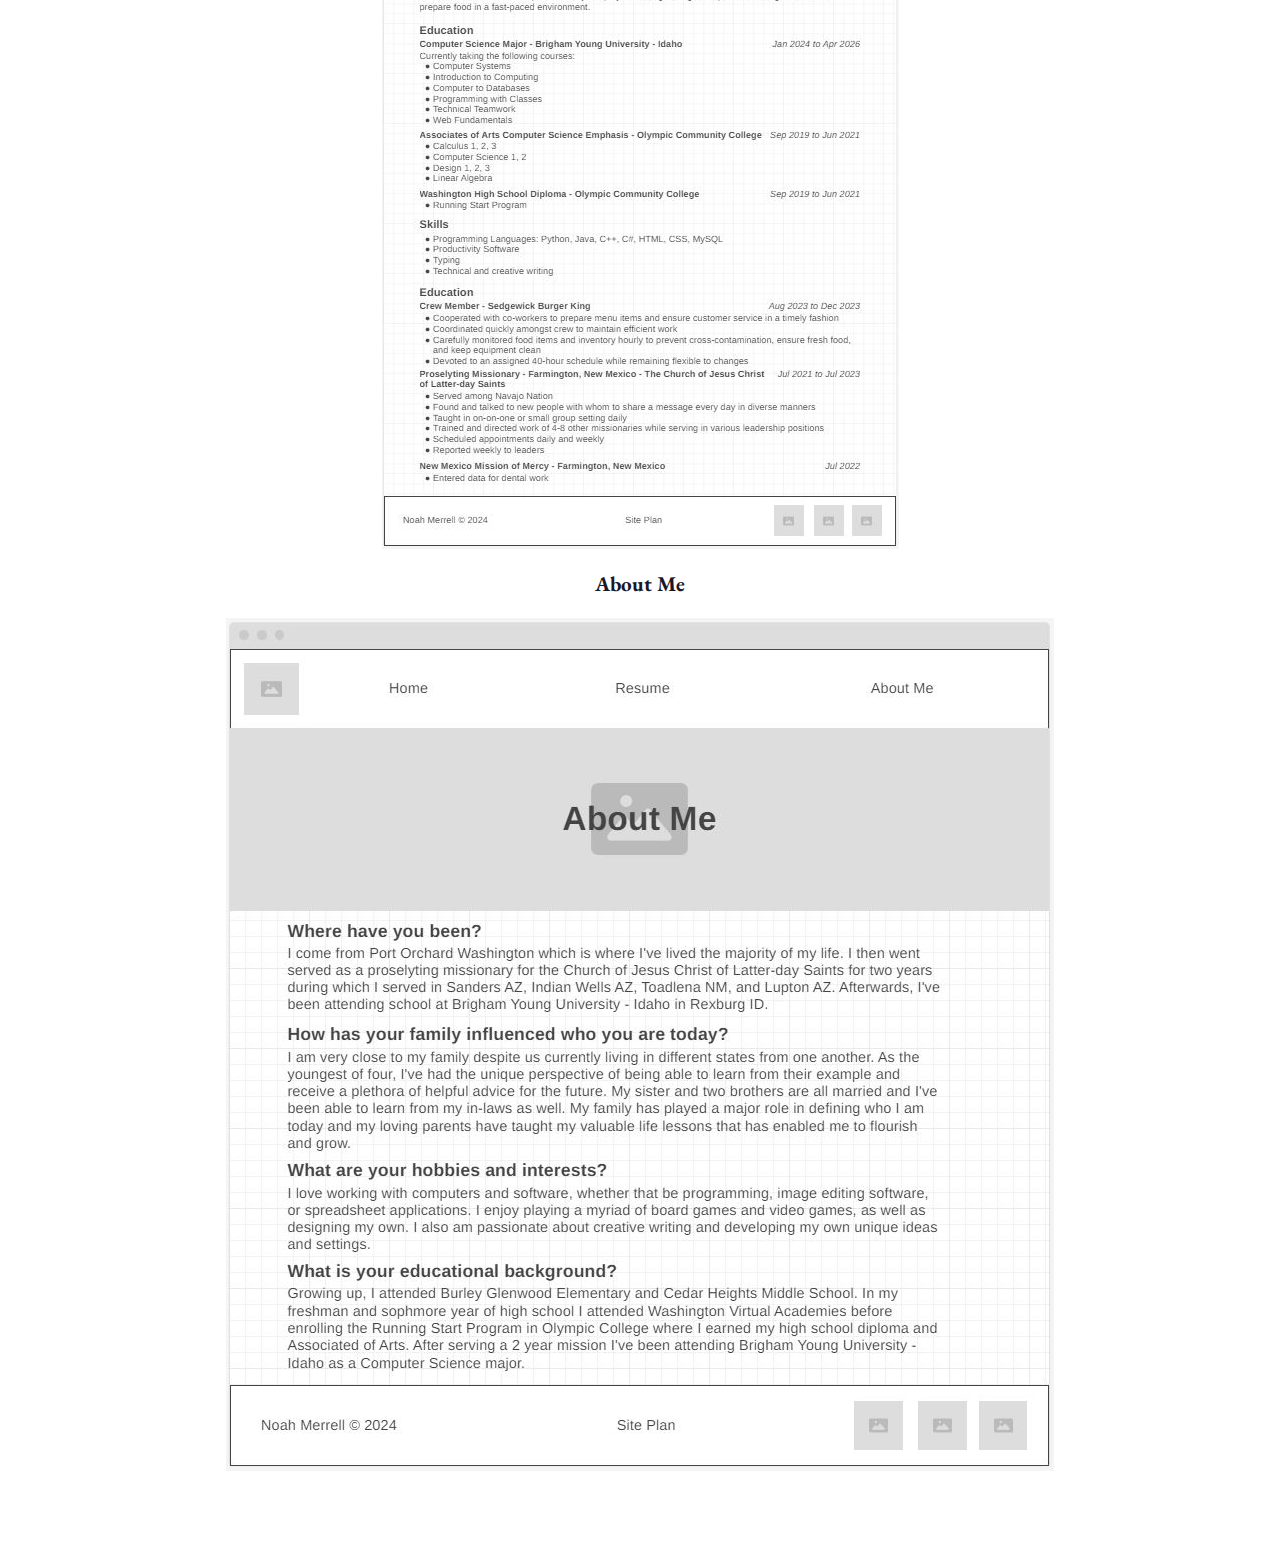
<file: site-plan.html>
<!DOCTYPE html>
<html lang="en-us">
    
  <head>
    <meta charset="utf-8">
    <title>Site Plan</title>
    <link type="text/css" rel="stylesheet" href="styles/site-plan.css">
  </head>

  <body>
    <header>
      <h1>Portfolio Site Plan</h1>
      <h2>Noah Merrell</h2>
      <h2>WDD 130.07</h2>
      <!-- In the header above, add the name or your site, your name and class number. For example if you are in section 3 you would put WDD 130.03 -->
    </header>
    <main>

      <!-- ------------------------Steps 2-3------------------------------ -->
      <hr>
      <h2>Overview</h2>
      <h3>Purpose</h3>
      <p>The purpose of my website is to design a visually appealing and informative website containing various information about me and my skills. Information on past projects, work experience, volunteer efforts, and education will be available on a visually appealing online site.</p>  <!-- change this -->


      <h3>Audience</h3>
      <p>This website will empower employers to view all they need to know about me, including a general overview and specific details. It's intended audience is for those hiring me in the future or just those who want to know more about me.</p>  <!-- change this -->

      <hr>
      <h2>Branding</h2>
      <h3>Website Logo</h3>
      <!-- Replace this with some sort of logo for your site.  A logo can be as simple as the name of your site in a nice font :) -->
      <img src="images/portfolio_icon.png" alt="Logo image">
      <hr>
      <h2>
        Style Guide
      </h2>

      <!-- ------------------------Steps 4-8------------------------------ -->

      <h3>
        Color Palette
      </h3>
      <!--  The colors you choose for a website are one of the most important decisions you will make. Follow the instructions on the activity in iLearn. You should have at least 2 colors but do not have to fill in all 4 if you do not need them.  -->

      <table class="colors">
        <tr><th>Primary</th><th>Secondary</th><th>Accent 1</th><th>Accent 2</th></tr>
        <!-- Switch to the site-plan.css file and change your colors there. -->
        <tr><td class="primary"></td><td class="secondary"></td><td class="accent1"></td><td class="accent2"></td></tr>
      </table>

      <!-- ------------------------Step 9------------------------------ -->

      <h3>
        Typography
      </h3>
      <!-- Choose a font for your paragraphs (body copy) and headlines. What font(s) have you chosen? Why did you choose what you did?  Make sure to review the list of web safe fonts at W3Schools.org as a starting point.  Think also about which of your colors above you might use for background and font colors. -->

      <h4>
        Heading Font: EB Garamond  <!-- change this -->
      </h4>
      <h4>
        Paragraph Font: Times New Roman  <!-- change this -->
      </h4>
      <h3>
        Normal paragraph example
      </h3>
      <p>
        Lorem ipsum dolor sit amet, consectetur adipiscing elit, sed do eiusmod tempor incididunt ut labore et dolore magna aliqua. Ut enim ad minim veniam, quis nostrud exercitation ullamco laboris nisi ut aliquip ex ea commodo consequat. Duis aute irure dolor in reprehenderit in voluptate velit esse cillum dolore eu fugiat nulla pariatur. Excepteur sint occaecat cupidatat non proident, sunt in culpa qui officia deserunt mollit anim id est laborum.
      </p>
      <h3>
        Colored paragraph example
      </h3>
      <p class="colored">
        Lorem ipsum dolor sit amet, consectetur adipiscing elit, sed do eiusmod tempor incididunt ut labore et dolore magna aliqua. Ut enim ad minim veniam, quis nostrud exercitation ullamco laboris nisi ut aliquip ex ea commodo consequat. 
      </p>

      <!-- ------------------------Step 10------------------------------ -->

      <h3>
        Navigation
      </h3>
      <!-- Think about how you want your navigation bar to look. In the site-plan.css file change the colors to your colors to get the look you desire. --> 
      <nav>
        <a href="#">Home</a>
        <a href="#">Resume</a>
        <a href="#">About Me</a>
      </nav>
      <hr>
      <h2>
        Site Map
      </h2>
      <div class="sitemap">
        <div class="sm-home">
          Home
        </div>
        <div class="sm-page2">
          Resume <!-- change this -->
        </div>
        <div class="sm-page3">
          About Me  <!-- change this -->
        </div>

        <div class="top">
          &nbsp;
        </div>
        <div class="left">
          &nbsp;
        </div>
        <div class="right">
          &nbsp;
        </div>

      </div>

      <!-- --------Content Section -------------- -->
      <hr>
      <h2>
        Content
      </h2>
      <h3>Home page</h3>
      <p>
        <b>Introduction</b><br>
        My name is Noah Merrell and I come from Port Orchard WA. I have a deep passion for programming, utilizing software, as well as creative writing. On this website you'll find more information about me as well as my professional resume.<br>
        <br>
      </p>
      <p>Images for the Home page</p>
        <img src="images/noah-portrait.webp" alt="professional portrait photo of noah">
        <img src="images/noah-crouched.webp" alt="portrait of noah crouched in front of water">

      </ul>
      <h3>Resume page</h3>
      <p>
        <b>Professional Summary</b><br>
        Self-motivated and responsible worker who seeks to utilize time as efficiently and effectively as possible. Served as a full-time proselyting missionary for 2 years which involved diligently engaging in various activities including proselytizing, church service, humanitarian aid, and community service with an individual schedule planned daily. Employed at Burger King and operated amongst a team to prepare food in a fast-paced environment.<br>
        <br>
        <b>Education</b><br>
        <i>Computer Science Major - Brigham Young University - Idaho | Jan 2024 to Apr 2026</i><br>
        Currently taking the following courses:<br>
        Computer Systems<br>
        Introduction to Computing<br>
        Introduction to Databases<br>
        Programming with Classes<br>
        Technical Teamwork<br>
        Web Fundamentals<br>
        <i>Associates of Arts Computer Science Emphasis - Olympic Community College | Sep 2019 to Jun 2021</i><br>
        Calculus 1, 2, 3<br>
        Computer Science 1, 2<br>
        Design 1, 2, 3<br>
        Linear Algebra<br>
        <i>Washington High School Diploma - Olympic Community College | Sep 2019 to Jun 2021</i><br>
        Running Start Program<br>
        <br>
        <b>Skills</b><br>
        Programming Language Experience: Python, Java, C++, C#, HTML, CSS, MySQL<br>
        Productivity Software<br>
        Typing<br>
        Technical and creative writing<br>
        <br>
        <b>Experience</b><br>
        <i>Crew Member - Sedgewick Burger King | Aug 2023 to Dec 2023</i><br>
        Cooperated with co-workers to prepare menu items and ensure customer service in a timely fashion<br>
        Coordinated quickly amongst crew to maintain efficient work<br>
        Carefully monitored food items and inventory hourly to prevent cross-contamination, ensure fresh food, and keep equipment clean<br>
        Devoted to an assigned 40-hour schedule while remaining flexible to changes<br>
        <i>Proselyting Missionary - Farmington, New Mexico - The Church of Jesus Christ of Latter-day Saints | Jul 2021 to Jul 2023</i><br>
        Served among Navajo Nation<br>
        Found and talked to new people with whom to share a message every day in diverse manners<br>
        Taught in on-on-one or small group setting daily<br>
        Trained and directed work of 4-8 other missionaries while serving in various leadership positions<br>
        Scheduled appointments daily and weekly<br>
        Reported weekly to leaders<br>
        <i>New Mexico Mission of Mercy - Farmington, New Mexico | Jul 2022</i><br>
        Enter data for dental work<br>
      </p>
      <p>Images for the Resume page</p>
        <img src="images/brandi-redd-white-background.webp" alt="image of white background with squares">
        <img src="images/walkator-code.webp" alt="image of code">

      </ul>
      <h3>About Me page</h3>
      <p>
        <b>Where have you been?</b><br>
        I come from Port Orchard Washington which is where I've lived the majority of my life. I then went served as a proselyting missionary for the Church of Jesus Christ of Latter-day Saints for two years during which I served in Sanders AZ, Indian Wells AZ, Toadlena NM, and Lupton AZ. Afterwards, I've been attending school at Brigham Young University - Idaho in Rexburg ID.<br>
        <br>
        <b>How has your family influenced who you are today?</b><br>
        I am very close to my family despite us currently living in different states from one another. As the youngest of four, I've had the unique perspective of being able to learn from their example and receive a plethora of helpful advice for the future. My sister and two brothers are all married and I've been able to learn from my in-laws as well. My family has played a major role in defining who I am today and my loving parents have taught my valuable life lessons that has enabled me to flourish and grow.<br>
        <br>
        <b>What are your hobbies and interests?</b><br>
        I love working with computers and software, whether that be programming, image editing software, or spreadsheet applications. I enjoy playing a myriad of board games and video games, as well as designing my own. I also am passionate about creative writing and developing my own unique ideas and settings.<br>
        <br>
        <b>What is your educational background?</b><br>
        Growing up, I attended Burley Glenwood Elementary and Cedar Heights Middle School. In my freshman and sophmore year of high school I attended Washington Virtual Academies before enrolling the Running Start Program in Olympic College where I earned my high school diploma and Associated of Arts. After serving a 2 year mission I've been attending Brigham Young University - Idaho as a Computer Science major.<br>
        <br>
      </p>
      <p>Images for the About Me</p>
        <img src="images/merrell-family.webp" alt="A photo of the Merrell family">
        <img src="images/merrell-family-hats.webp" alt="A photo of the Merrell family with hats">

      </ul>
      <hr>
      <h2>
        Wireframes
      </h2>
      <p>
        Create three wireframes for your site. One for each page and list them here</p>

      <h3>Home</h3>
      <p>         
        Additional text may be included here.
      </p>
      <img src="images/wireframes/home-wireframe.JPG" alt="home page wireframe">

      <h3>Resume</h3>
      <!-- <p>         
        [Any additional details about page 2 that the wireframe does not make clear]
      </p> -->
      <img src="images/wireframes/resume-wireframe.JPG" alt="resume page wireframe">

      <h3>About Me</h3>
      <!-- <p>         
        [Any additional details about page 3 that the wireframe does not make clear]
      </p> -->
      <img src="images/wireframes/about-me-wireframe.JPG" alt="aboue me page wireframe">
    </main>
  </body>

</html>
</file>
<file: styles/style.css>
@import url('https://fonts.googleapis.com/css2?family=Anton+SC&family=Lato:ital,wght@0,100;0,300;0,400;0,700;0,900;1,100;1,300;1,400;1,700;1,900&display=swap');
@import url('https://fonts.googleapis.com/css2?family=EB+Garamond:ital,wght@0,400..800;1,400..800&display=swap');

:root {
  --primary-color: #1B1725   ;
  --secondary-color: #534B62 ;
  --accent1-color: #A499B3;
  --accent2-color: #D0BCD5;

  --heading-font: "Lato", Helvetica, sans-serif;
  --paragraph-font: "EB Garamond", Helvetica, sans-serif;

  /* these colors below should be chosen from among your palette colors above */
  --headline-color-on-white: #1B1725;  /* headlines on a white background */ 
  --headline-color-on-color: white; /* headlines on a colored background */ 
  --paragraph-color-on-white: #1B1725; /* paragraph text on a white background */ 
  --paragraph-color-on-color: white; /* paragraph text on a colored background */ 
  --paragraph-background-color: #1B1725  ;
  --nav-link-color: #1B1725;
  --nav-background-color: #A499B3;
  --nav-hover-link-color: white;
  --nav-hover-background-color: #1B1725;
}

body {
    background: black;
    margin: 0 auto;
}

.home-parallax {
    background-image: url("../images/brandi-redd-white-background-large.webp");
    font-size: 3em;
  
    min-height: 300px;
    display: flex;
    justify-content: center;
    align-items: center;
    text-align: center;
  
    background-attachment: fixed;
    background-position: center;
    background-repeat: no-repeat;
    background-size: cover;
}

.resume-parallax {
    background-image: url("../images/walkator-code.webp");
    font-size: 3em;
  
    min-height: 300px;
    display: flex;
    justify-content: center;
    align-items: center;
    text-align: center;
  
    background-attachment: fixed;
    background-position: center;
    background-repeat: no-repeat;
    background-size: cover;
}

.aboutme-parallax {
    background-image: url("../images/merrell-family.webp");
    font-size: 3em;
  
    min-height: 300px;
    display: flex;
    justify-content: center;
    align-items: center;
    text-align: center;
  
    background-attachment: fixed;
    background-position: center;
    background-repeat: no-repeat;
    background-size: cover;
}

.page-title {
    color: white;
    -webkit-text-stroke-width: 1px;
    -webkit-text-stroke-color: var(--headline-color-on-white);
    background-color: black;
    text-shadow: 0 0 50px rgba(255, 255, 255, 0.5);
    padding: 5px 50px;
    border-radius: 10px;
    box-shadow: 0 0 50px white;
    border: 5px solid var(--accent1-color);
    box-shadow: 0px 0px 50px rgba(255, 255, 255, 0.2); 
}

h1, h2 {
    font-family: var(--heading-font);
    color: var(--headline-color-on-color);
    font-size: 2em;
    margin: 0.5em;
}

h3, h4, h5, h6 {
    font-family: var(--heading-font);
    color: var(--headline-color-on-color);
    font-size: 1.5em;
    margin: 0.5em;
}

p {
    font-family: var(--paragraph-font);
    color: var(--paragraph-color-on-color);
    padding: 0.25em;
    font-size: 1.5em;
    margin: 0.5em;
}

ul {
    font-family: var(--paragraph-font);
    color: var(--paragraph-color-on-color);
    padding: 0.25em;
    font-size: 1.5em;
    list-style-type: disc;
    list-style-position: inside;
    margin: 0.5em;
}

.home-grid {
    display: grid;
    grid-template-columns: 1fr;
    place-items: center;
}

.home-grid img {
    width: 90%;
    border-radius: 50px;
    margin: 5% 0%;
    border: 5px solid var(--accent1-color);
    box-shadow: 0px 0px 50px rgba(255, 255, 255, 0.2); 
}

.home-grid img, .home-text {
    margin: 5%;
}

.resume-content, .aboutme-content {
    margin: 2.5% 5%;
}

.name-date {
    display: grid;
    grid-template-columns: 1fr;
}

header {
    padding: 10px;
    color: var(--headline-color-on-color);
    background-color: var(--paragraph-background-color);
    display: grid;
    grid-template-columns: 1fr;
    text-align: center;
    align-content: stretch;
}

.logo {
    width: 7em;
    margin: 10px;
}

.logo:hover {
    box-shadow: 0px 0px 20px rgb(255, 255, 255); 
    border-radius: 100%;
}

nav {
    background-color: var(--nav-background-color);
    text-align: center;
    display: grid;
    grid-template-columns: 1fr;
    padding: 0.25em;
    font-weight: bold;
    border-radius: 10px;
    font-family: "Lato", Helvetica, sans-serif;
}

nav a {
    font-size: 1.5em;
    line-height: 3em;
    min-width: 120px;
    text-decoration: none;
    padding: 0.5em 0;
}

nav a:link, nav a:visited {
    color: var(--nav-link-color);
    text-shadow: 0 0 50px white;
}

nav a:hover {
    color: var(--nav-hover-link-color);
    background-color: var(--nav-hover-background-color);
    border-radius: 5px;
    border-color: var(--secondary-color);
}

footer {
    padding: 1em;
    color: var(--headline-color-on-color);
    background-color: var(--paragraph-background-color);
    display: grid;
    grid-template-columns: 1fr;
    text-align: center;
    align-content: stretch;
}

footer a {
    color: var(--paragraph-color-on-color);
    text-decoration: none;
}

footer a:hover {
    text-decoration: underline;
    color: var(--accent1-color)
}

.social img {
    width: 5em;
    text-align: right;
    margin: 0.5em;
}

.social img:hover {
    box-shadow: 0px 0px 20px rgb(255, 255, 255); 
    border-radius: 100%;
}

@media (min-width: 768px) {
    .logo {
        width: 5em;
    }
    header {
        grid-template-columns: 25% 1fr;
        text-align: left;
    }
    .home-grid {
        grid-template-columns: 1fr 60%;
    }
    .name-date {
        grid-template-columns: 1fr 25%;
    }
    .resume-date {
        text-align: right;
    }
    .home-text {
        grid-column: 2/3;
        grid-row: 1/2;
    }
    .home-grid img {
        max-width: 100%;
        width: 450px;
        border-radius: 50px;
    }
    .site-plan-link, .copy {
        margin: 1.25em;
    }
    nav {
        grid-template-columns: repeat(3, 1fr);
    }
    footer {
        grid-template-columns: repeat(3, 1fr);
    }
    footer .copy {
        text-align: left;
    }
    footer .social {
        text-align: right;
    }
}
</file>
<file: styles/site-plan.css>
/* if you are using any Google fonts change the font names below to your fonts. 
Any spaces in your font name should be replaced with a +. 
Fonts are separated by a | */
@import url('https://fonts.googleapis.com/css?family=IM+Fell+French+Canon+SC|Lato');
@import url('https://fonts.googleapis.com/css2?family=EB+Garamond:ital,wght@0,400..800;1,400..800&display=swap');

:root {
  /* change the values below to your colors from your palette */
  --primary-color: #1B1725   ;
  --secondary-color: #534B62 ;
  --accent1-color: #A499B3;
  --accent2-color: #D0BCD5;

  /* change the values below to your chosen font(s) */
  --heading-font: "EB Garamond", "IM Fell French Canon SC";
  --paragraph-font: "Times New Roman", Helvetica, sans-serif;

  /* these colors below should be chosen from among your palette colors above */
  --headline-color-on-white: #1B1725;  /* headlines on a white background */ 
  --headline-color-on-color: white; /* headlines on a colored background */ 
  --paragraph-color-on-white: #1B1725; /* paragraph text on a white background */ 
  --paragraph-color-on-color: white; /* paragraph text on a colored background */ 
  --paragraph-background-color: #1B1725  ;
  --nav-link-color: #1B1725;
  --nav-background-color: #A499B3;
  --nav-hover-link-color: white;
  --nav-hover-background-color: #1B1725;
}


/*  Look around below...but DON'T CHANGE ANYTHING! */

body {
  max-width: 1200px;
  margin: 0 auto;
  padding: 4em;
  font-size: 18px;
  text-align: center;
}
img {
  display: block;
  margin: 0 auto;
}
h1, h2, h3, h4, h5, h6 {
  font-family: var(--heading-font);
  color: var(--headline-color-on-white);
}
h2 {
  text-align: center;
}
hr {
  height: 3px;
  margin: 35px 0;
  background: var(--accent1-color);
}
header {
  padding: 1em;
  text-align: center;
  color: var(--headline-color-on-color);
  background-color: var(--paragraph-background-color);
}
header > h1, header > h2 {
  color: var(--headline-color-on-color);
}

p {
  font-family: var(--paragraph-font);
  color: var(--paragraph-color-on-white);
  padding: 1em;
}
.colors {
  width: 100%;
  min-width: 350px;
  margin: 30px auto;
  text-align: center;
}
.colors th {
  background-color: #999;
}
.colors td{
  width: 25%;
  height: 3em;
}

.primary {
  background-color: var(--primary-color);
}
.secondary {
  background-color: var(--secondary-color);
}
.accent1 {
  background-color: var(--accent1-color);
}
.accent2{
  background-color: var(--accent2-color);
}

p.colored {
  background-color: var(--paragraph-background-color);
  color: var(--paragraph-color-on-color);
}

nav {
  background-color: var(--nav-background-color);
  line-height: 3em;
  text-align: center;
  font-size: 1.2em;
}
nav  {
  list-style-type: none;
  display: flex;

}
nav a {
  padding:1em;
  min-width: 120px;
  text-decoration: none;
  padding: 10px;

}
nav a:link, nav a:visited {
  color: var(--nav-link-color);
}
nav a:hover {
  color: var(--nav-hover-link-color);
  background-color: var(--nav-hover-background-color);
}

.sitemap {
  display: grid;
  justify-content: center;

  grid-template-columns: repeat(6, 15%);
  grid-template-rows: 3em 1.5em 1.5em 3em;
  grid-template-areas: ". . home home . ."
    ". . . top . ."
    ". left left right right ."
    "page2 page2 . . page3 page3";
}
.sitemap > div {

  text-align: center;

}
.sm-home {
  grid-area: home;
  background-color: #ccc;
  line-height: 3em;
}
.sm-page2 {
  grid-area: page2;
  background-color: #ccc;
  line-height: 3em;
}
.sm-page3 {
  grid-area: page3;
  background-color: #ccc;
  line-height: 3em;
}

.top {
  grid-area: top;
  border-left: 1px solid;
}

.left {
  grid-area: left;
  border-top: 1px solid;
  border-left: 1px solid;
}

.right {
  grid-area: right;
  border-top: 1px solid;
  border-right: 1px solid;
}
</file>
